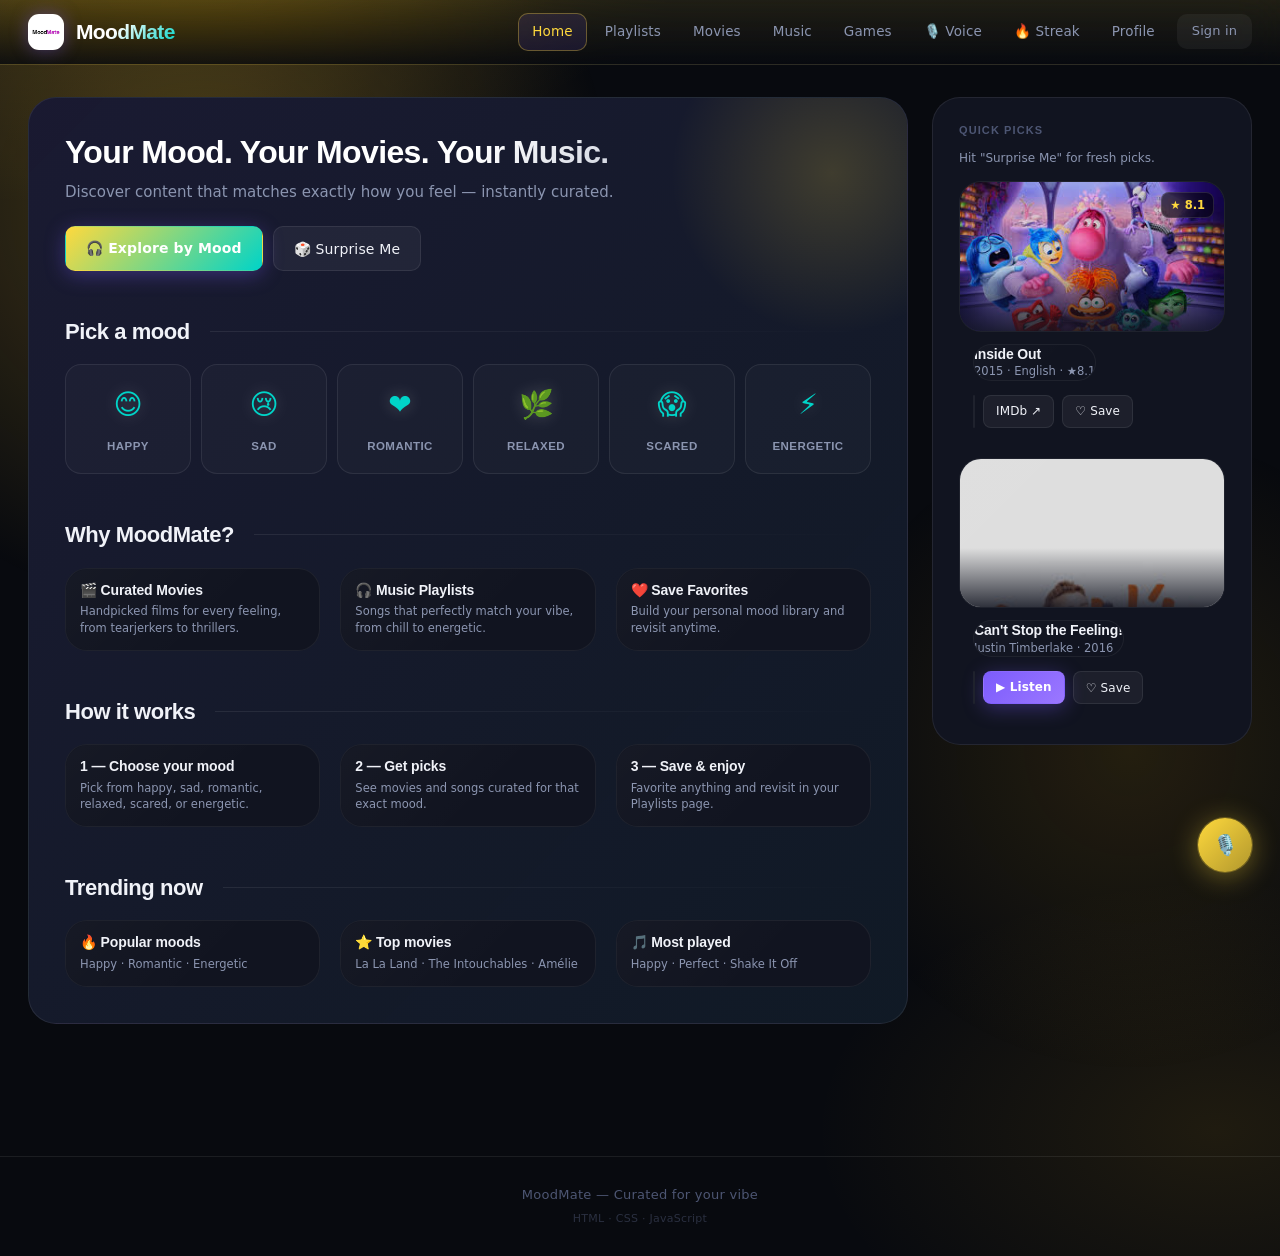
<file: index.html>
<!DOCTYPE html>
<html lang="en">
<head>
  <meta charset="UTF-8" />
  <meta name="viewport" content="width=device-width, initial-scale=1" />
  <title>MoodMate — Your Mood, Your World</title>
  <link rel="preconnect" href="https://api.fontshare.com">
  <link rel="stylesheet" href="styles.css" />
</head>
<body class="dark">
<nav class="nav">
  <div class="nav-inner">
    <a class="brand" href="index.html">
      <img src="image.png" alt="MoodMate" class="logo">
      <h1>MoodMate</h1>
    </a>
    <div class="nav-links">
      <a href="index.html" class="active">Home</a>
      <a href="playlists.html">Playlists</a>
      <a href="movies.html">Movies</a>
      <a href="music.html">Music</a>
      <a href="games.html">Games</a>
      <a href="voice-mood.html">🎙️ Voice</a>
      <a href="streak.html">🔥 Streak</a>
      <a href="profile.html">Profile</a>
    </div>
  </div>
</nav>

<div class="container">
  <!-- Hero + sidebar -->
  <div class="header">
    <!-- LEFT: main hero -->
    <div class="hero">
      <h2>Your Mood. Your Movies. Your Music.</h2>
      <p>Discover content that matches exactly how you feel — instantly curated.</p>
      <div class="toolbar">
        <a class="btn primary" href="playlists.html">🎧 Explore by Mood</a>
        <button id="surpriseBtn" class="btn">🎲 Surprise Me</button>
      </div>

      <div class="section">
        <h3>Pick a mood</h3>
        <div class="mood-cards" id="moodCards"></div>
      </div>

      <div class="section">
        <h3>Why MoodMate?</h3>
        <div class="grid">
          <div class="card"><div class="body"><div class="title">🎬 Curated Movies</div><div class="meta">Handpicked films for every feeling, from tearjerkers to thrillers.</div></div></div>
          <div class="card"><div class="body"><div class="title">🎧 Music Playlists</div><div class="meta">Songs that perfectly match your vibe, from chill to energetic.</div></div></div>
          <div class="card"><div class="body"><div class="title">❤️ Save Favorites</div><div class="meta">Build your personal mood library and revisit anytime.</div></div></div>
        </div>
      </div>

      <div class="section">
        <h3>How it works</h3>
        <div class="grid">
          <div class="card"><div class="body"><div class="title">1 — Choose your mood</div><div class="meta">Pick from happy, sad, romantic, relaxed, scared, or energetic.</div></div></div>
          <div class="card"><div class="body"><div class="title">2 — Get picks</div><div class="meta">See movies and songs curated for that exact mood.</div></div></div>
          <div class="card"><div class="body"><div class="title">3 — Save &amp; enjoy</div><div class="meta">Favorite anything and revisit in your Playlists page.</div></div></div>
        </div>
      </div>

      <div class="section" id="personalSection" style="display:none">
        <h3>Welcome back</h3>
        <div class="card"><div class="body">
          <div class="title" id="welcomeTitle">Welcome back!</div>
          <div class="actions">
            <a class="btn" href="playlists.html">View Favorites</a>
            <a class="btn" href="movies.html">Movies</a>
            <a class="btn" href="music.html">Music</a>
          </div>
        </div></div>
      </div>

      <div class="section">
        <h3>Trending now</h3>
        <div class="grid">
          <div class="card"><div class="body"><div class="title">🔥 Popular moods</div><div class="meta">Happy · Romantic · Energetic</div></div></div>
          <div class="card"><div class="body"><div class="title">⭐ Top movies</div><div class="meta">La La Land · The Intouchables · Amélie</div></div></div>
          <div class="card"><div class="body"><div class="title">🎵 Most played</div><div class="meta">Happy · Perfect · Shake It Off</div></div></div>
        </div>
      </div>
    </div>

    <!-- RIGHT: quick picks sidebar -->
    <div class="summary">
      <h3>Quick Picks</h3>
      <p class="meta" style="margin-bottom:14px;font-size:12px;">Hit "Surprise Me" for fresh picks.</p>
      <div id="quickMovie" style="margin-bottom:16px;"></div>
      <div id="quickMusic"></div>
    </div>
  </div>
</div>

<footer class="footer">
  <div>MoodMate &mdash; Curated for your vibe</div>
  <div style="margin-top:4px;font-size:11px;opacity:0.5">HTML · CSS · JavaScript</div>
</footer>

<script src="data.js"></script>
<script src="script.js"></script>
<script>
  document.addEventListener("DOMContentLoaded", () => {
    renderNavUser();
    mountFavoriteHandler(document.body);

    const surpriseBtn = document.getElementById("surpriseBtn");
    const quickMovie  = document.getElementById("quickMovie");
    const quickMusic  = document.getElementById("quickMusic");

    function randomMood() { const moods = Object.keys(moodData); return moods[Math.floor(Math.random() * moods.length)]; }
    function renderQuick(mood) {
      applyMoodTheme(mood);
      const data = moodData[mood] || { movies: [], music: [] };
      const m = randomPick(data.movies);
      const t = randomPick(data.music);
      quickMovie.innerHTML = m ? movieCard(m, mood) : `<div class="card"><div class="body"><div class="title">No movie for "${mood}"</div></div></div>`;
      quickMusic.innerHTML = t ? musicCard(t, mood) : `<div class="card"><div class="body"><div class="title">No song for "${mood}"</div></div></div>`;
    }
    surpriseBtn.addEventListener("click", () => renderQuick(randomMood()));
    renderQuick("happy");

    const moodCards = document.getElementById("moodCards");
    const moods = [
      { key:"happy",     emoji:"😊", label:"Happy"    },
      { key:"sad",       emoji:"😢", label:"Sad"      },
      { key:"romantic",  emoji:"❤️", label:"Romantic" },
      { key:"relaxed",   emoji:"🌿", label:"Relaxed"  },
      { key:"scared",    emoji:"😱", label:"Scared"   },
      { key:"energetic", emoji:"⚡", label:"Energetic"},
    ];
    moodCards.innerHTML = moods.map(m => `
      <a class="mood-btn" href="playlists.html?mood=${encodeURIComponent(m.key)}">
        <div class="mood-emoji">${m.emoji}</div>
        <div class="mood-label">${m.label}</div>
      </a>
    `).join("");

    const session = getSession();
    const ps = document.getElementById("personalSection");
    if (session) {
      ps.style.display = "block";
      document.getElementById("welcomeTitle").textContent = `Welcome back, ${session.username} 👋`;
    }
  });
</script>

<a class="mic-float" href="voice-mood.html" title="Voice Mood Detector">🎙️</a>
</body>
</html>
</file>
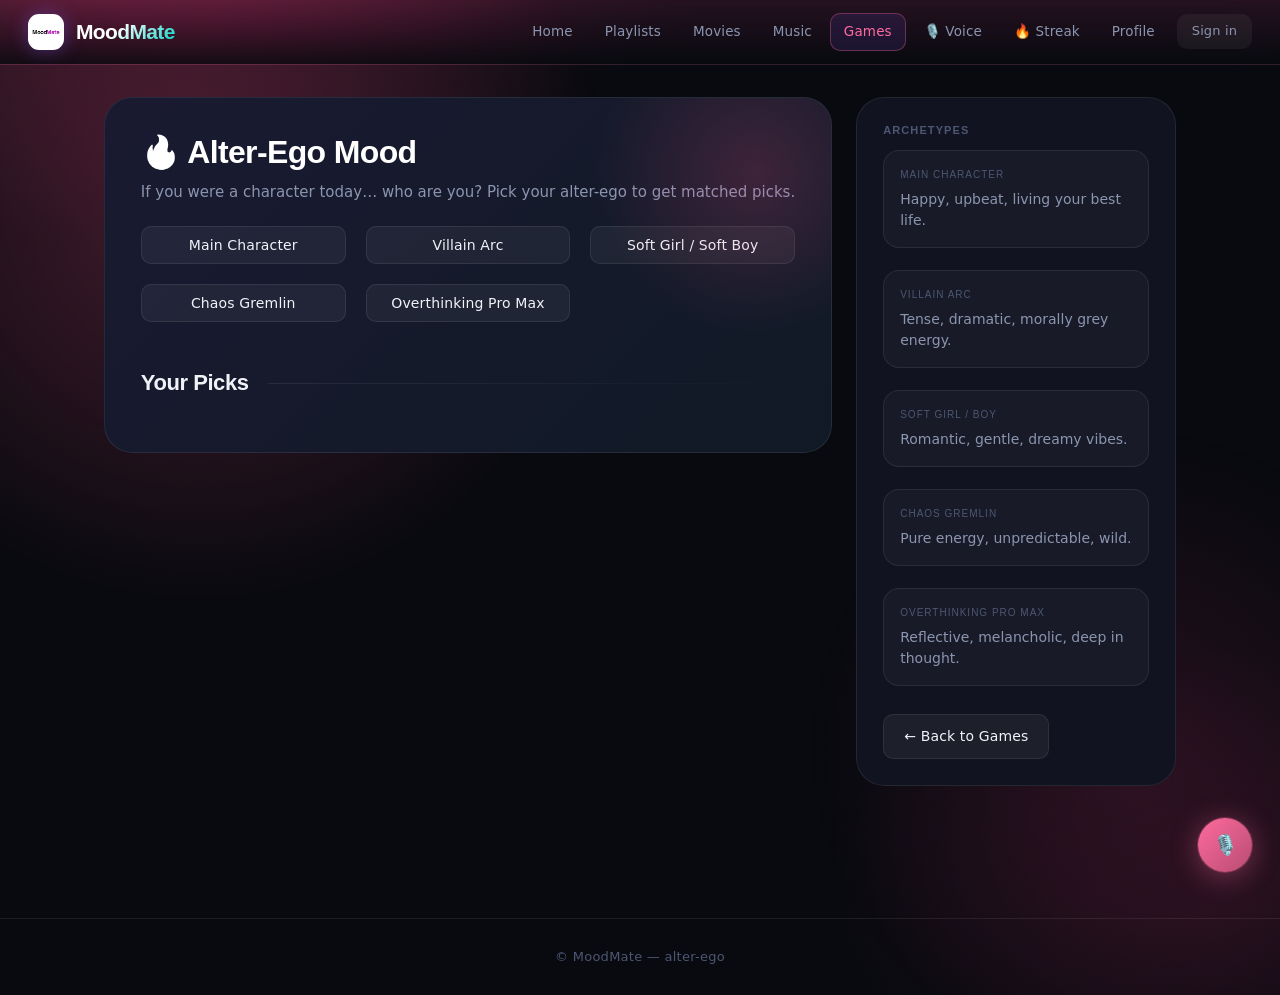
<file: alterego.html>
<!DOCTYPE html>
<html lang="en">
<head>
  <meta charset="UTF-8" />
  <meta name="viewport" content="width=device-width, initial-scale=1" />
  <title>Alter-Ego Mood — MoodMate</title>
  <link rel="preconnect" href="https://api.fontshare.com">
  <link rel="stylesheet" href="styles.css" />
</head>
<body class="dark">
<nav class="nav">
  <div class="nav-inner">
    <a class="brand" href="index.html">
      <img src="image.png" alt="MoodMate Logo" class="logo">
      <h1>MoodMate</h1>
    </a>
    <div class="nav-links">
      <a href="index.html">Home</a>
      <a href="playlists.html">Playlists</a>
      <a href="movies.html">Movies</a>
      <a href="music.html">Music</a>
      <a href="games.html" class="active">Games</a>
      <a href="voice-mood.html">🎙️ Voice</a>
      <a href="streak.html">🔥 Streak</a>
      <a href="profile.html">Profile</a>
    </div>
  </div>
</nav>

<div class="container">
  <div class="header">
    <!-- LEFT: game content -->
    <div class="hero">
      <h2>🔥 Alter-Ego Mood</h2>
      <p>If you were a character today… who are you? Pick your alter-ego to get matched picks.</p>
      <div class="grid" id="alterGrid"></div>
      <div class="section">
        <h3>Your Picks</h3>
        <div id="results" class="grid"></div>
      </div>
    </div>

    <!-- RIGHT: archetypes panel -->
    <div class="summary">
      <h3>Archetypes</h3>
      <div style="display:flex;flex-direction:column;gap:10px;margin-bottom:16px;">
        <div class="detail-info-card">
          <div class="detail-info-label">Main Character</div>
          <div class="detail-info-value">Happy, upbeat, living your best life.</div>
        </div>
        <div class="detail-info-card">
          <div class="detail-info-label">Villain Arc</div>
          <div class="detail-info-value">Tense, dramatic, morally grey energy.</div>
        </div>
        <div class="detail-info-card">
          <div class="detail-info-label">Soft Girl / Boy</div>
          <div class="detail-info-value">Romantic, gentle, dreamy vibes.</div>
        </div>
        <div class="detail-info-card">
          <div class="detail-info-label">Chaos Gremlin</div>
          <div class="detail-info-value">Pure energy, unpredictable, wild.</div>
        </div>
        <div class="detail-info-card">
          <div class="detail-info-label">Overthinking Pro Max</div>
          <div class="detail-info-value">Reflective, melancholic, deep in thought.</div>
        </div>
      </div>
      <a class="btn" href="games.html">← Back to Games</a>
    </div>
  </div>
</div>

<footer class="footer">© MoodMate — alter-ego</footer>

<script src="data.js"></script>
<script src="script.js"></script>
<script src="alterego.js"></script>

<a class="mic-float" href="voice-mood.html" title="Voice Mood Detector">🎙️</a>
</body>
</html>
</file>
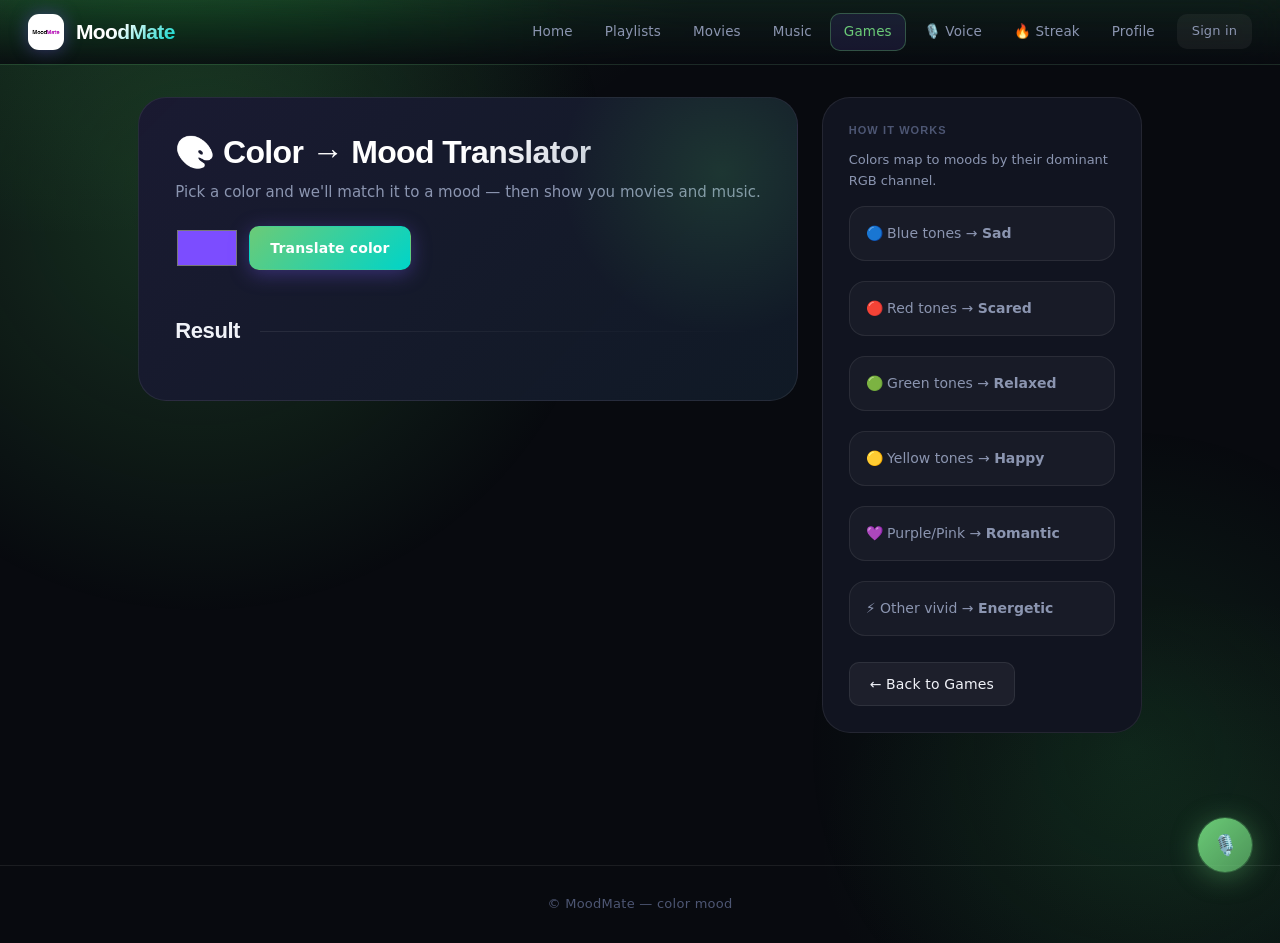
<file: color-mood.html>
<!DOCTYPE html>
<html lang="en">
<head>
  <meta charset="UTF-8" />
  <meta name="viewport" content="width=device-width, initial-scale=1" />
  <title>Color → Mood — MoodMate</title>
  <link rel="preconnect" href="https://api.fontshare.com">
  <link rel="stylesheet" href="styles.css" />
</head>
<body class="dark">
<nav class="nav">
  <div class="nav-inner">
    <a class="brand" href="index.html">
      <img src="image.png" alt="MoodMate Logo" class="logo">
      <h1>MoodMate</h1>
    </a>
    <div class="nav-links">
      <a href="index.html">Home</a>
      <a href="playlists.html">Playlists</a>
      <a href="movies.html">Movies</a>
      <a href="music.html">Music</a>
      <a href="games.html" class="active">Games</a>
      <a href="voice-mood.html">🎙️ Voice</a>
      <a href="streak.html">🔥 Streak</a>
      <a href="profile.html">Profile</a>
    </div>
  </div>
</nav>

<div class="container">
  <div class="header">
    <!-- LEFT: game content -->
    <div class="hero">
      <h2>🎨 Color → Mood Translator</h2>
      <p>Pick a color and we'll match it to a mood — then show you movies and music.</p>
      <div class="toolbar">
        <input type="color" id="colorPicker" value="#7c4dff" style="width:64px;height:44px;border:none;border-radius:10px;cursor:pointer;background:none;">
        <button id="translateBtn" class="btn primary">Translate color</button>
      </div>
      <div class="section">
        <h3>Result</h3>
        <div id="resultMood" class="meta" style="font-size:18px;font-weight:600;margin-bottom:20px;"></div>
        <div id="results" class="grid"></div>
      </div>
    </div>

    <!-- RIGHT: how it works -->
    <div class="summary">
      <h3>How it works</h3>
      <p style="color:var(--text-2);font-size:13px;margin-bottom:14px;">Colors map to moods by their dominant RGB channel.</p>
      <div style="display:flex;flex-direction:column;gap:8px;">
        <div class="detail-info-card"><div class="detail-info-value">🔵 Blue tones → <strong>Sad</strong></div></div>
        <div class="detail-info-card"><div class="detail-info-value">🔴 Red tones → <strong>Scared</strong></div></div>
        <div class="detail-info-card"><div class="detail-info-value">🟢 Green tones → <strong>Relaxed</strong></div></div>
        <div class="detail-info-card"><div class="detail-info-value">🟡 Yellow tones → <strong>Happy</strong></div></div>
        <div class="detail-info-card"><div class="detail-info-value">💜 Purple/Pink → <strong>Romantic</strong></div></div>
        <div class="detail-info-card"><div class="detail-info-value">⚡ Other vivid → <strong>Energetic</strong></div></div>
      </div>
      <div style="margin-top:14px;">
        <a class="btn" href="games.html">← Back to Games</a>
      </div>
    </div>
  </div>
</div>

<footer class="footer">© MoodMate — color mood</footer>

<script src="data.js"></script>
<script src="script.js"></script>
<script src="color-mood.js"></script>

<a class="mic-float" href="voice-mood.html" title="Voice Mood Detector">🎙️</a>
</body>
</html>
</file>
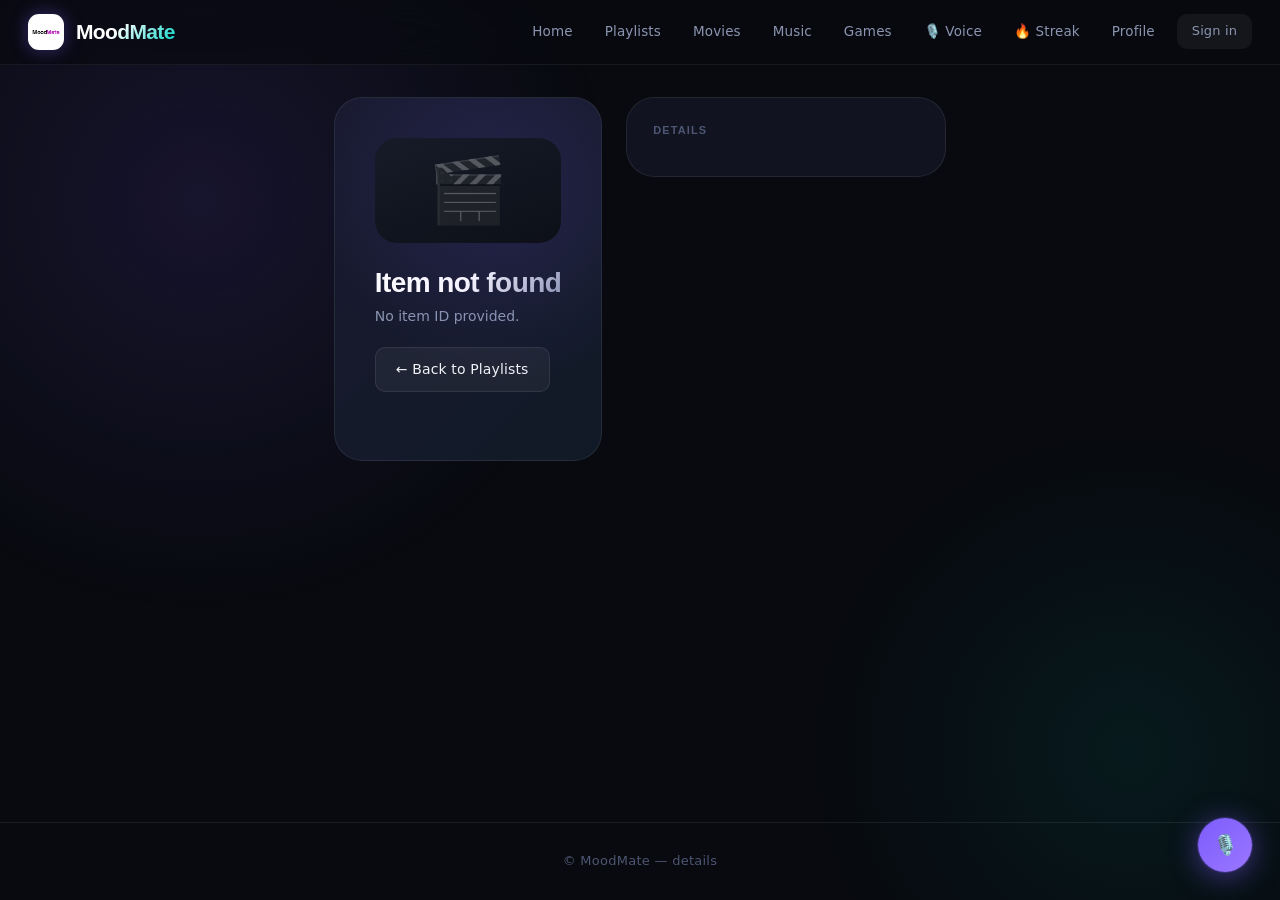
<file: details.html>
<!DOCTYPE html>
<html lang="en">
<head>
  <meta charset="UTF-8" />
  <meta name="viewport" content="width=device-width, initial-scale=1" />
  <title>MoodMate — Details</title>
  <link rel="preconnect" href="https://api.fontshare.com">
  <link rel="stylesheet" href="styles.css" />
</head>
<body class="dark">
<nav class="nav">
  <div class="nav-inner">
    <a class="brand" href="index.html">
      <img src="image.png" alt="MoodMate Logo" class="logo">
      <h1>MoodMate</h1>
    </a>
    <div class="nav-links">
      <a href="index.html">Home</a>
      <a href="playlists.html">Playlists</a>
      <a href="movies.html">Movies</a>
      <a href="music.html">Music</a>
      <a href="games.html">Games</a>
      <a href="voice-mood.html">🎙️ Voice</a>
      <a href="streak.html">🔥 Streak</a>
      <a href="profile.html">Profile</a>
    </div>
  </div>
</nav>

<div class="container">
  <!-- Main layout: content left, detail panel right -->
  <div class="header" id="detailLayout">
    <!-- LEFT: poster + actions + extras -->
    <div class="detail-hero" id="detailHero">
      <div class="detail-poster" id="detailPoster">
        <div class="detail-poster-placeholder">🎬</div>
      </div>
      <h1 class="detail-title" id="detailTitle">Loading…</h1>
      <p class="detail-meta" id="detailSubtitle"></p>
      <div class="detail-actions" id="detailActions"></div>
    </div>

    <!-- RIGHT: info panel -->
    <div class="summary" id="detailPanel">
      <h3>Details</h3>
      <div id="detailInfoCards"></div>
    </div>
  </div>

  <!-- Extras section below -->
  <section class="section" id="extraSection" style="display:none">
    <h3 id="extraTitle">More like this</h3>
    <div id="extras" class="grid"></div>
  </section>
</div>

<footer class="footer">© MoodMate — details</footer>

<script src="data.js"></script>
<script src="script.js"></script>
<script>
document.addEventListener("DOMContentLoaded", () => {
  renderNavUser();
  mountFavoriteHandler(document.body);

  const params = new URLSearchParams(window.location.search);
  const id     = params.get("id");

  const detailTitle    = document.getElementById("detailTitle");
  const detailSubtitle = document.getElementById("detailSubtitle");
  const detailActions  = document.getElementById("detailActions");
  const detailPoster   = document.getElementById("detailPoster");
  const detailInfoCards= document.getElementById("detailInfoCards");
  const extras         = document.getElementById("extras");
  const extraSection   = document.getElementById("extraSection");
  const extraTitle     = document.getElementById("extraTitle");

  function infoCard(label, value) {
    return `
      <div class="detail-info-card">
        <div class="detail-info-label">${label}</div>
        <div class="detail-info-value">${value}</div>
      </div>
    `;
  }

  function notFound(msg) {
    detailTitle.textContent = "Item not found";
    detailSubtitle.textContent = msg || "The link may be invalid or the item was removed.";
    detailActions.innerHTML = `<a class="btn" href="playlists.html">← Back to Playlists</a>`;
    if (extraSection) extraSection.style.display = "none";
  }

  if (!id) { notFound("No item ID provided."); return; }

  const found = findItemById(id);
  if (!found) { notFound(); return; }

  const { type, mood, data } = found;
  applyMoodTheme(mood);

  if (type === "movie") {
    document.title = `${data.title} — MoodMate`;
    detailTitle.textContent = data.title;
    detailSubtitle.textContent = [
      data.year,
      data.lang,
      data.rating ? `★ ${data.rating}` : null,
      mood ? `Mood: ${mood}` : null
    ].filter(Boolean).join(" · ");

    // Poster (16:9)
    detailPoster.innerHTML = data.poster
      ? `<img src="${data.poster}" alt="${data.title}" style="width:100%;height:100%;object-fit:cover;border-radius:var(--radius-lg);">`
      : `<span class="detail-poster-placeholder">🎬</span>`;

    const fav = isFavorite({ type: "movie", title: data.title, year: data.year });
    detailActions.innerHTML = `
      ${data.imdb ? `<a class="btn primary" href="${data.imdb}" target="_blank" rel="noopener">View on IMDb ↗</a>` : ""}
      <button class="btn ${fav ? "success" : ""}" data-role="fav" data-type="movie" data-title="${data.title}" data-year="${data.year || ""}">${fav ? "♥ Saved" : "♡ Save"}</button>
      <a class="btn" href="movies.html?mood=${encodeURIComponent(mood)}">More ${mood} movies</a>
    `;

    // Right panel info cards — movie details
    detailInfoCards.innerHTML = `
  ${infoCard("Synopsis", data.synopsis || "No description provided yet.")}
  ${infoCard("OTT Availability", data.ott || "Not specified.")}
  ${infoCard("Genres & Runtime", `${data.genres || "—"} · ${data.runtime || "—"}`)}
  ${infoCard("Language", data.lang || "—")}
  ${infoCard("Year", data.year || "—")}
  ${infoCard("IMDb Rating", data.rating ? `★ ${data.rating} / 10` : "—")}
  ${infoCard("Mood", `<span style="text-transform:capitalize;font-weight:600">${mood}</span>`)}
  <a class="btn" style="width:100%;margin-top:8px;" href="playlists.html?mood=${encodeURIComponent(mood)}&type=movies">Explore ${mood} playlist ↗</a>
`;

    const moreMovies = (moodData[mood]?.movies || []).filter(m => m.title !== data.title).slice(0, 6);
    if (moreMovies.length) {
      extraSection.style.display = "block";
      extraTitle.textContent = `More ${mood} movies`;
      extras.innerHTML = moreMovies.map(m => movieCard(m, mood)).join("");
    }

  } else {
    // Music
    document.title = `${data.title} — MoodMate`;
    detailTitle.textContent = data.title;
    detailSubtitle.textContent = [
      data.artist,
      data.year,
      mood ? `Mood: ${mood}` : null
    ].filter(Boolean).join(" · ");

    // Cover (16:9)
    detailPoster.innerHTML = data.cover
      ? `<img src="${data.cover}" alt="${data.title}" style="width:100%;height:100%;object-fit:cover;border-radius:var(--radius-lg);">`
      : `<span class="detail-poster-placeholder">🎵</span>`;

    const fav = isFavorite({ type: "music", title: data.title, artist: data.artist || "", year: data.year });
    detailActions.innerHTML = `
      ${data.link ? `<a class="btn primary" href="${data.link}" target="_blank" rel="noopener">▶ Listen on Spotify</a>` : ""}
      <button class="btn ${fav ? "success" : ""}" data-role="fav" data-type="music" data-title="${data.title}" data-artist="${data.artist || ""}" data-year="${data.year || ""}">${fav ? "♥ Saved" : "♡ Save"}</button>
      <a class="btn" href="music.html?mood=${encodeURIComponent(mood)}">More ${mood} music</a>
    `;

    // Right panel info cards — music details
    detailInfoCards.innerHTML = `
      ${infoCard("Artist", data.artist || "Unknown artist")}
      ${infoCard("Album / Release", data.album || "Not specified.")}
      ${infoCard("Lyrics Excerpt", data.lyrics || "No lyrics provided yet.")}
      ${infoCard("Year & Genre", data.genre || (data.year ? `${data.year} · —` : "— · —"))}
      ${infoCard("Mood", `<span style="text-transform:capitalize;font-weight:600">${mood}</span>`)}
      <a class="btn" style="width:100%;margin-top:8px;" href="playlists.html?mood=${encodeURIComponent(mood)}&type=music">Explore ${mood} playlist ↗</a>
    `;

    const moreTracks = (moodData[mood]?.music || []).filter(t => t.title !== data.title).slice(0, 6);
    if (moreTracks.length) {
      extraSection.style.display = "block";
      extraTitle.textContent = `More ${mood} music`;
      extras.innerHTML = moreTracks.map(t => musicCard(t, mood)).join("");
    }
  }
});
</script>

<a class="mic-float" href="voice-mood.html" title="Voice Mood Detector">🎙️</a>
</body>
</html>
</file>
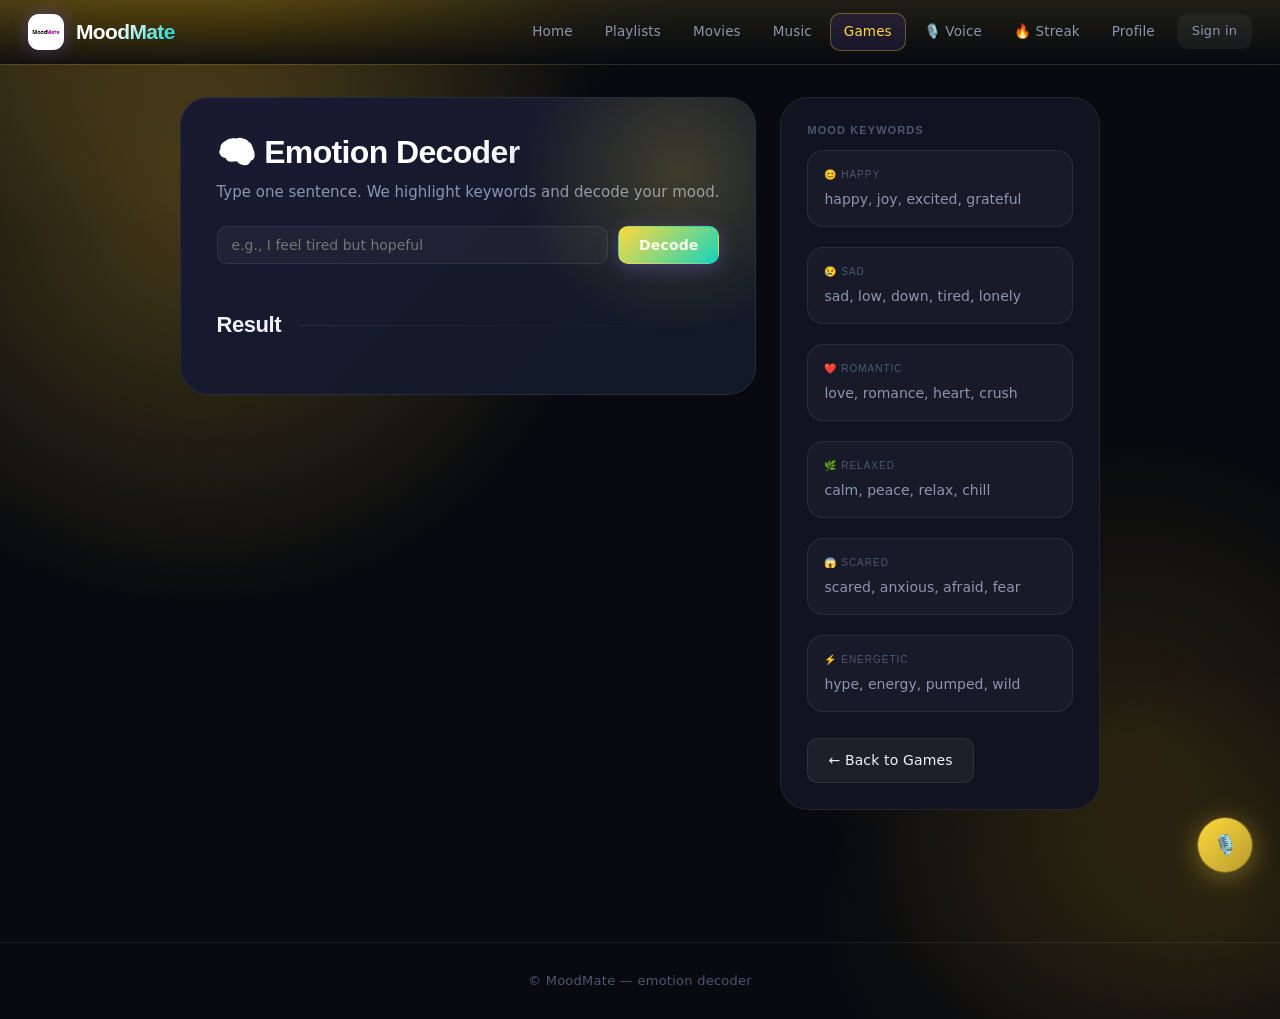
<file: emotion-decoder.html>
<!DOCTYPE html>
<html lang="en">
<head>
  <meta charset="UTF-8" />
  <meta name="viewport" content="width=device-width, initial-scale=1" />
  <title>Emotion Decoder — MoodMate</title>
  <link rel="preconnect" href="https://api.fontshare.com">
  <link rel="stylesheet" href="styles.css" />
</head>
<body class="dark">
<nav class="nav">
  <div class="nav-inner">
    <a class="brand" href="index.html">
      <img src="image.png" alt="MoodMate Logo" class="logo">
      <h1>MoodMate</h1>
    </a>
    <div class="nav-links">
      <a href="index.html">Home</a>
      <a href="playlists.html">Playlists</a>
      <a href="movies.html">Movies</a>
      <a href="music.html">Music</a>
      <a href="games.html" class="active">Games</a>
      <a href="voice-mood.html">🎙️ Voice</a>
      <a href="streak.html">🔥 Streak</a>
      <a href="profile.html">Profile</a>
    </div>
  </div>
</nav>

<div class="container">
  <div class="header">
    <!-- LEFT: game content -->
    <div class="hero">
      <h2>🧠 Emotion Decoder</h2>
      <p>Type one sentence. We highlight keywords and decode your mood.</p>
      <div class="toolbar">
        <input id="sentence" class="input" placeholder="e.g., I feel tired but hopeful" style="flex:1;" />
        <button id="decodeBtn" class="btn primary">Decode</button>
      </div>
      <div class="section">
        <h3>Result</h3>
        <div id="decodedMood" class="meta" style="font-size:18px;font-weight:600;margin-bottom:20px;"></div>
        <div id="results" class="grid"></div>
      </div>
    </div>

    <!-- RIGHT: keywords panel -->
    <div class="summary">
      <h3>Mood Keywords</h3>
      <div style="display:flex;flex-direction:column;gap:8px;">
        <div class="detail-info-card">
          <div class="detail-info-label">😊 Happy</div>
          <div class="detail-info-value">happy, joy, excited, grateful</div>
        </div>
        <div class="detail-info-card">
          <div class="detail-info-label">😢 Sad</div>
          <div class="detail-info-value">sad, low, down, tired, lonely</div>
        </div>
        <div class="detail-info-card">
          <div class="detail-info-label">❤️ Romantic</div>
          <div class="detail-info-value">love, romance, heart, crush</div>
        </div>
        <div class="detail-info-card">
          <div class="detail-info-label">🌿 Relaxed</div>
          <div class="detail-info-value">calm, peace, relax, chill</div>
        </div>
        <div class="detail-info-card">
          <div class="detail-info-label">😱 Scared</div>
          <div class="detail-info-value">scared, anxious, afraid, fear</div>
        </div>
        <div class="detail-info-card">
          <div class="detail-info-label">⚡ Energetic</div>
          <div class="detail-info-value">hype, energy, pumped, wild</div>
        </div>
      </div>
      <div style="margin-top:14px;">
        <a class="btn" href="games.html">← Back to Games</a>
      </div>
    </div>
  </div>
</div>

<footer class="footer">© MoodMate — emotion decoder</footer>

<script src="data.js"></script>
<script src="script.js"></script>
<script src="emotion-decoder.js"></script>

<a class="mic-float" href="voice-mood.html" title="Voice Mood Detector">🎙️</a>
</body>
</html>
</file>
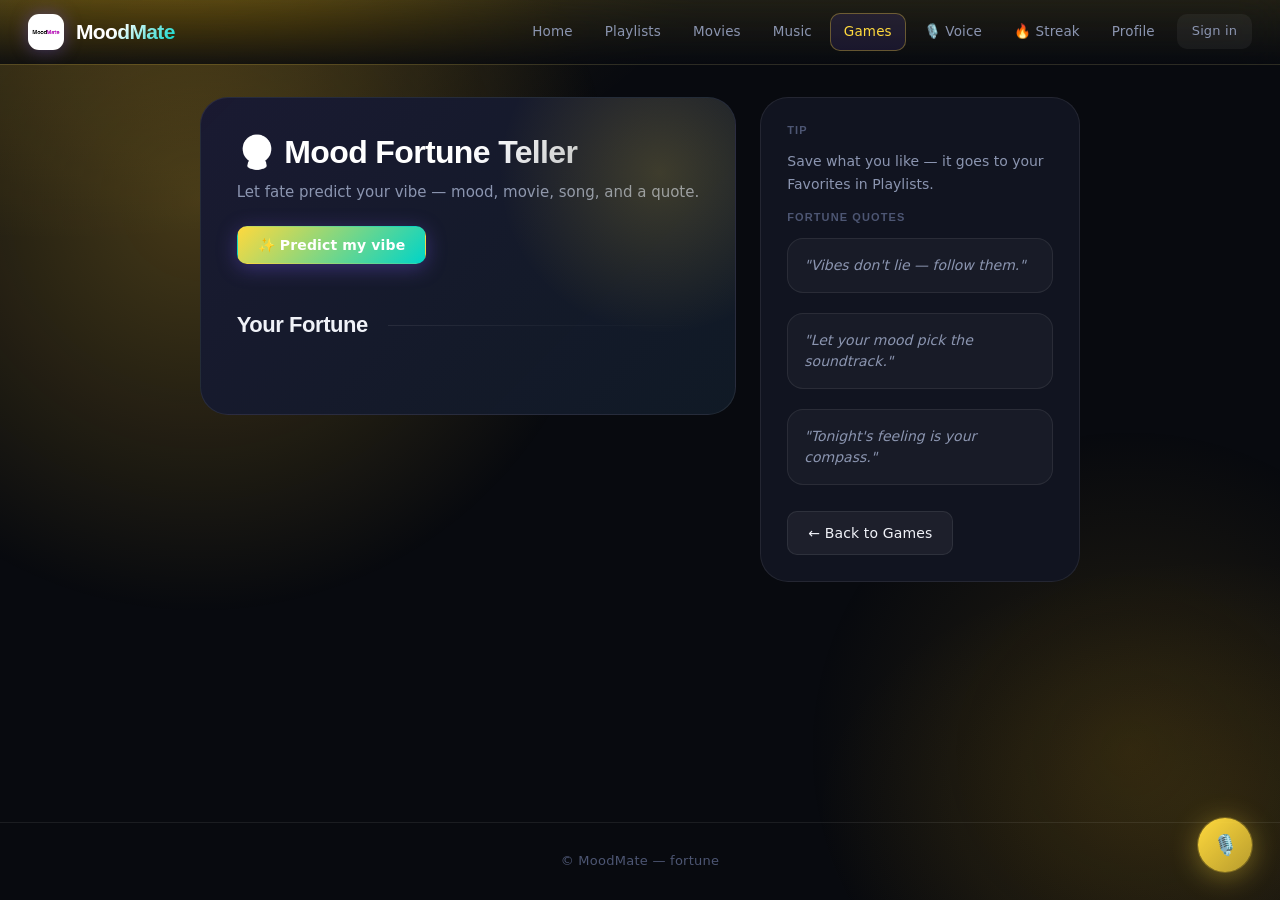
<file: fortune.html>
<!DOCTYPE html>
<html lang="en">
<head>
  <meta charset="UTF-8" />
  <meta name="viewport" content="width=device-width, initial-scale=1" />
  <title>Mood Fortune — MoodMate</title>
  <link rel="preconnect" href="https://api.fontshare.com">
  <link rel="stylesheet" href="styles.css" />
</head>
<body class="dark">
<nav class="nav">
  <div class="nav-inner">
    <a class="brand" href="index.html">
      <img src="image.png" alt="MoodMate Logo" class="logo">
      <h1>MoodMate</h1>
    </a>
    <div class="nav-links">
      <a href="index.html">Home</a>
      <a href="playlists.html">Playlists</a>
      <a href="movies.html">Movies</a>
      <a href="music.html">Music</a>
      <a href="games.html" class="active">Games</a>
      <a href="voice-mood.html">🎙️ Voice</a>
      <a href="streak.html">🔥 Streak</a>
      <a href="profile.html">Profile</a>
    </div>
  </div>
</nav>

<div class="container">
  <div class="header">
    <!-- LEFT: game content -->
    <div class="hero">
      <h2>🔮 Mood Fortune Teller</h2>
      <p>Let fate predict your vibe — mood, movie, song, and a quote.</p>
      <div class="toolbar">
        <button id="predictBtn" class="btn primary">✨ Predict my vibe</button>
      </div>
      <div class="section">
        <h3>Your Fortune</h3>
        <div id="fortuneMood" class="meta" style="font-size:18px;font-weight:600;margin-bottom:20px;"></div>
        <div id="fortuneResults" class="grid"></div>
        <div id="fortuneQuote" class="meta" style="margin-top:20px;font-style:italic;opacity:0.7;font-size:15px;text-align:center;"></div>
      </div>
    </div>

    <!-- RIGHT: tips panel -->
    <div class="summary">
      <h3>Tip</h3>
      <p style="color:var(--text-2);font-size:14px;margin-bottom:16px;">Save what you like — it goes to your Favorites in Playlists.</p>
      <h3>Fortune Quotes</h3>
      <div style="display:flex;flex-direction:column;gap:8px;">
        <div class="detail-info-card"><div class="detail-info-value" style="font-style:italic;">"Vibes don't lie — follow them."</div></div>
        <div class="detail-info-card"><div class="detail-info-value" style="font-style:italic;">"Let your mood pick the soundtrack."</div></div>
        <div class="detail-info-card"><div class="detail-info-value" style="font-style:italic;">"Tonight's feeling is your compass."</div></div>
      </div>
      <div style="margin-top:14px;">
        <a class="btn" href="games.html">← Back to Games</a>
      </div>
    </div>
  </div>
</div>

<footer class="footer">© MoodMate — fortune</footer>

<script src="data.js"></script>
<script src="script.js"></script>
<script src="fortune.js"></script>

<a class="mic-float" href="voice-mood.html" title="Voice Mood Detector">🎙️</a>
</body>
</html>
</file>
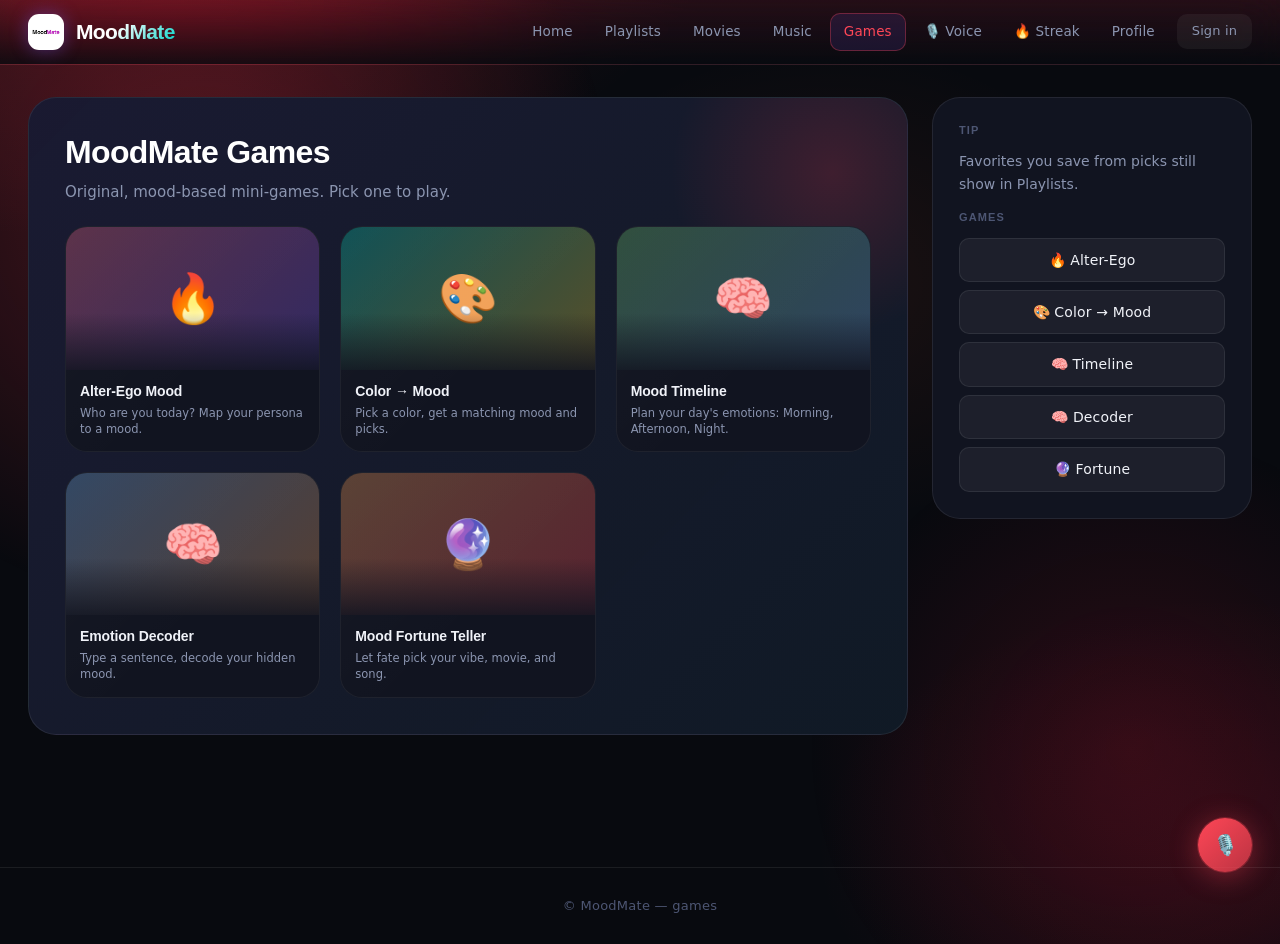
<file: games.html>
<!DOCTYPE html>
<html lang="en">
<head>
  <meta charset="UTF-8" />
  <meta name="viewport" content="width=device-width, initial-scale=1" />
  <title>MoodMate — Games</title>
  <link rel="preconnect" href="https://api.fontshare.com">
  <link rel="stylesheet" href="styles.css" />
</head>
<body class="dark">
<nav class="nav">
  <div class="nav-inner">
    <a class="brand" href="index.html">
      <img src="image.png" alt="MoodMate Logo" class="logo">
      <h1>MoodMate</h1>
    </a>
    <div class="nav-links">
      <a href="index.html">Home</a>
      <a href="playlists.html">Playlists</a>
      <a href="movies.html">Movies</a>
      <a href="music.html">Music</a>
      <a href="games.html" class="active">Games</a>
      <a href="voice-mood.html">🎙️ Voice</a>
      <a href="streak.html">🔥 Streak</a>
      <a href="profile.html">Profile</a>
    </div>
  </div>
</nav>

<div class="container">
  <div class="header">
    <!-- LEFT: game cards -->
    <div class="hero">
      <h2>MoodMate Games</h2>
      <p>Original, mood-based mini-games. Pick one to play.</p>
      <div class="grid">
        <a class="card" href="alterego.html">
          <div class="thumb" style="aspect-ratio:16/9;background:linear-gradient(135deg,rgba(255,107,157,0.3),rgba(124,92,252,0.3));display:grid;place-items:center;font-size:48px;">🔥</div>
          <div class="body">
            <div class="title">Alter-Ego Mood</div>
            <div class="meta">Who are you today? Map your persona to a mood.</div>
          </div>
        </a>
        <a class="card" href="color-mood.html">
          <div class="thumb" style="aspect-ratio:16/9;background:linear-gradient(135deg,rgba(0,212,200,0.3),rgba(255,217,61,0.3));display:grid;place-items:center;font-size:48px;">🎨</div>
          <div class="body">
            <div class="title">Color → Mood</div>
            <div class="meta">Pick a color, get a matching mood and picks.</div>
          </div>
        </a>
        <a class="card" href="timeline.html">
          <div class="thumb" style="aspect-ratio:16/9;background:linear-gradient(135deg,rgba(107,203,119,0.3),rgba(116,179,247,0.3));display:grid;place-items:center;font-size:48px;">🧠</div>
          <div class="body">
            <div class="title">Mood Timeline</div>
            <div class="meta">Plan your day's emotions: Morning, Afternoon, Night.</div>
          </div>
        </a>
        <a class="card" href="emotion-decoder.html">
          <div class="thumb" style="aspect-ratio:16/9;background:linear-gradient(135deg,rgba(116,179,247,0.3),rgba(248,160,90,0.3));display:grid;place-items:center;font-size:48px;">🧠</div>
          <div class="body">
            <div class="title">Emotion Decoder</div>
            <div class="meta">Type a sentence, decode your hidden mood.</div>
          </div>
        </a>
        <a class="card" href="fortune.html">
          <div class="thumb" style="aspect-ratio:16/9;background:linear-gradient(135deg,rgba(248,160,90,0.3),rgba(255,71,87,0.3));display:grid;place-items:center;font-size:48px;">🔮</div>
          <div class="body">
            <div class="title">Mood Fortune Teller</div>
            <div class="meta">Let fate pick your vibe, movie, and song.</div>
          </div>
        </a>
      </div>
    </div>

    <!-- RIGHT: tips -->
    <div class="summary">
      <h3>Tip</h3>
      <p style="color:var(--text-2);font-size:14px;margin-bottom:16px;">Favorites you save from picks still show in Playlists.</p>
      <h3>Games</h3>
      <div style="display:flex;flex-direction:column;gap:8px;margin-top:8px;">
        <a class="btn" href="alterego.html">🔥 Alter-Ego</a>
        <a class="btn" href="color-mood.html">🎨 Color → Mood</a>
        <a class="btn" href="timeline.html">🧠 Timeline</a>
        <a class="btn" href="emotion-decoder.html">🧠 Decoder</a>
        <a class="btn" href="fortune.html">🔮 Fortune</a>
      </div>
    </div>
  </div>
</div>

<footer class="footer">© MoodMate — games</footer>

<script src="script.js"></script>
<script>
  document.addEventListener("DOMContentLoaded", () => {
    applyMoodTheme("energetic");
    renderNavUser();
    mountFavoriteHandler(document.body);
  });
</script>

<a class="mic-float" href="voice-mood.html" title="Voice Mood Detector">🎙️</a>
</body>
</html>
</file>
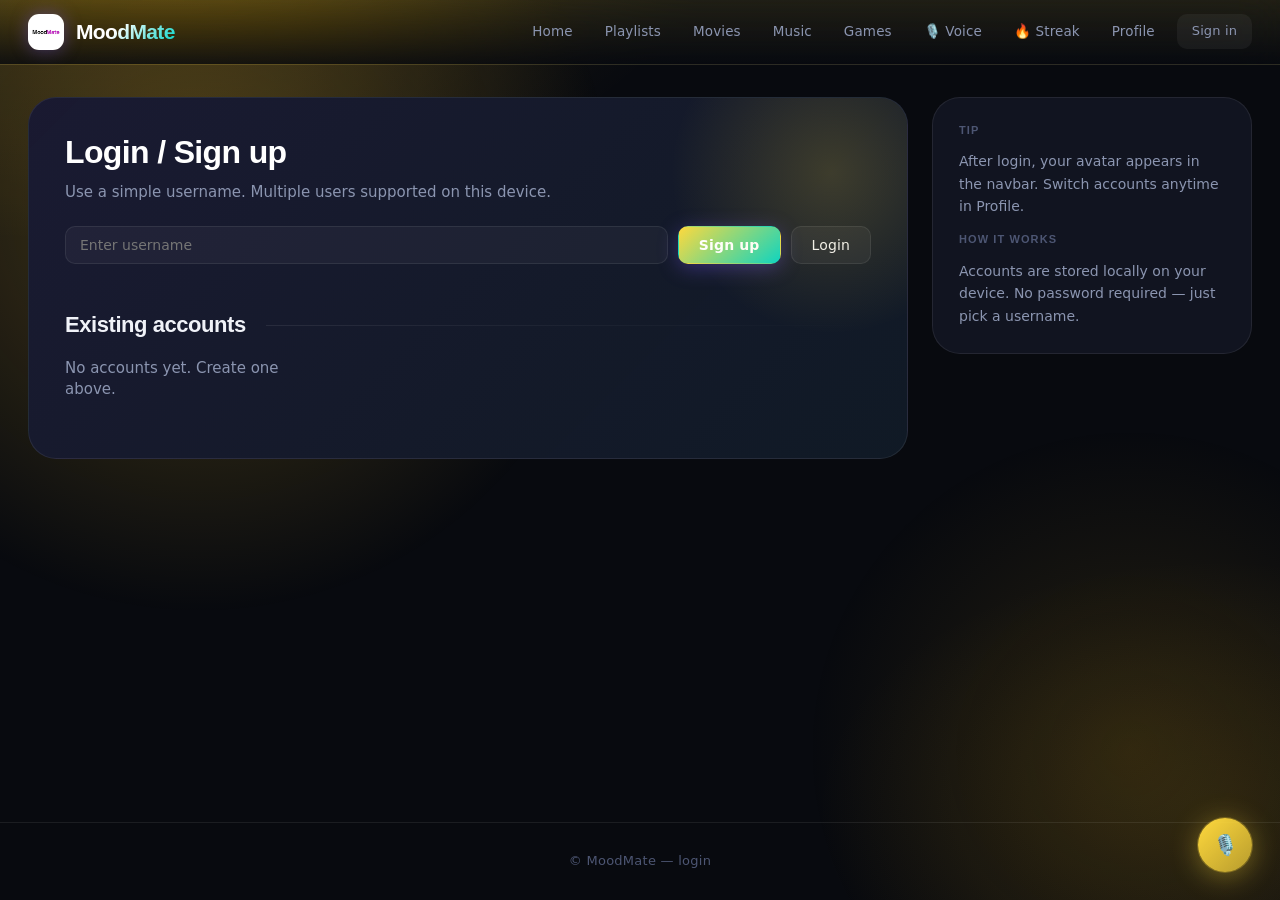
<file: login.html>
<!DOCTYPE html>
<html lang="en">
<head>
  <meta charset="UTF-8" />
  <meta name="viewport" content="width=device-width, initial-scale=1" />
  <title>MoodMate — Login</title>
  <link rel="preconnect" href="https://api.fontshare.com">
  <link rel="stylesheet" href="styles.css" />
</head>
<body class="dark">
<nav class="nav">
  <div class="nav-inner">
    <a class="brand" href="index.html">
      <img src="image.png" alt="MoodMate Logo" class="logo">
      <h1>MoodMate</h1>
    </a>
    <div class="nav-links">
      <a href="index.html">Home</a>
      <a href="playlists.html">Playlists</a>
      <a href="movies.html">Movies</a>
      <a href="music.html">Music</a>
      <a href="games.html">Games</a>
      <a href="voice-mood.html">🎙️ Voice</a>
      <a href="streak.html">🔥 Streak</a>
      <a href="profile.html">Profile</a>
    </div>
  </div>
</nav>

<div class="container">
  <div class="header">
    <!-- LEFT: login form -->
    <div class="hero">
      <h2>Login / Sign up</h2>
      <p>Use a simple username. Multiple users supported on this device.</p>
      <div class="toolbar">
        <input id="usernameInput" class="input" placeholder="Enter username" style="flex:1;" />
        <button id="signupBtn" class="btn primary">Sign up</button>
        <button id="loginBtn" class="btn">Login</button>
      </div>
      <div class="section">
        <h3>Existing accounts</h3>
        <div id="userList" class="grid"></div>
      </div>
    </div>

    <!-- RIGHT: tip panel -->
    <div class="summary">
      <h3>Tip</h3>
      <p style="color:var(--text-2);font-size:14px;margin-bottom:16px;">After login, your avatar appears in the navbar. Switch accounts anytime in Profile.</p>
      <h3>How it works</h3>
      <p style="color:var(--text-2);font-size:14px;">Accounts are stored locally on your device. No password required — just pick a username.</p>
    </div>
  </div>
</div>

<footer class="footer">© MoodMate — login</footer>

<script src="script.js"></script>
<script>
  document.addEventListener("DOMContentLoaded", () => {
    applyMoodTheme("happy");
    renderNavUser();

    const usernameInput = document.getElementById("usernameInput");
    const signupBtn     = document.getElementById("signupBtn");
    const loginBtn      = document.getElementById("loginBtn");
    const userList      = document.getElementById("userList");

    function renderUsers() {
      const users = getUsers();
      userList.innerHTML = users.length
        ? users.map(u => `
            <div class="card"><div class="body">
              <div class="title"><span class="avatar">${u.avatar}</span> ${u.username}</div>
              <div class="actions">
                <button class="btn primary" data-username="${u.username}">Login as ${u.username}</button>
              </div>
            </div></div>
          `).join("")
        : `<p class="meta">No accounts yet. Create one above.</p>`;
      userList.querySelectorAll("button[data-username]").forEach(btn => {
        btn.addEventListener("click", () => {
          setSession({ username: btn.dataset.username, avatar: btn.dataset.username.slice(0,1).toUpperCase() });
          location.href = "index.html";
        });
      });
    }

    signupBtn.addEventListener("click", () => {
      const name = (usernameInput.value || "").trim();
      if (!name) { alert("Enter a username"); return; }
      const res = addUser(name);
      if (!res.ok) { alert(res.error); return; }
      setSession(res.user);
      location.href = "index.html";
    });

    loginBtn.addEventListener("click", () => {
      const name = (usernameInput.value || "").trim();
      if (!name) { alert("Enter a username"); return; }
      const users = getUsers();
      const user = users.find(u => u.username.toLowerCase() === name.toLowerCase());
      if (!user) { alert("User not found. Sign up first."); return; }
      setSession(user);
      location.href = "index.html";
    });

    renderUsers();
  });
</script>

<a class="mic-float" href="voice-mood.html" title="Voice Mood Detector">🎙️</a>
</body>
</html>
</file>
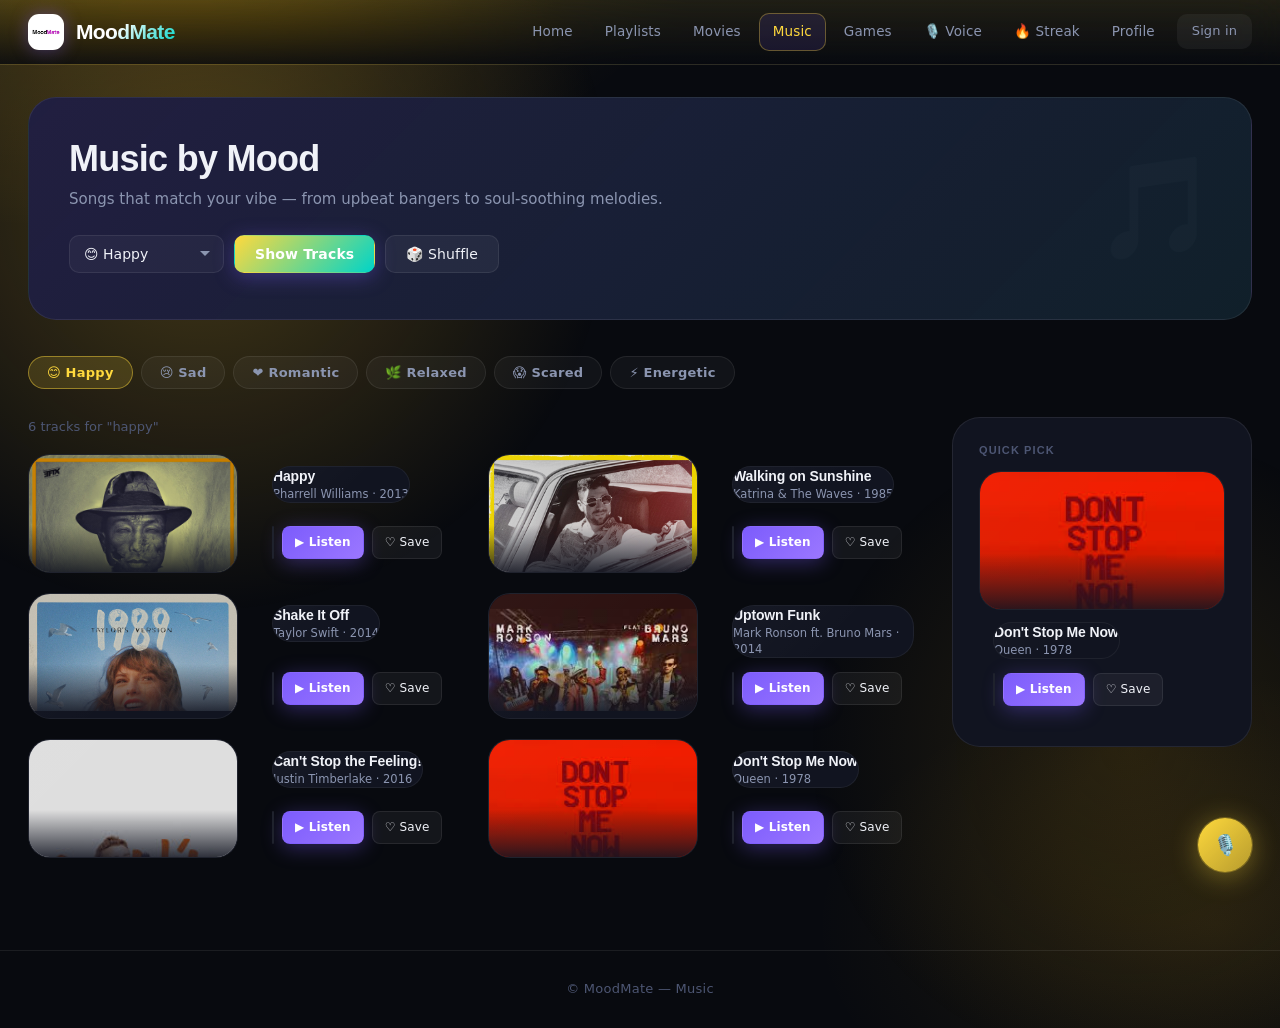
<file: music.html>
<!DOCTYPE html>
<html lang="en">
<head>
  <meta charset="UTF-8" />
  <meta name="viewport" content="width=device-width, initial-scale=1" />
  <title>MoodMate — Music</title>
  <link rel="preconnect" href="https://api.fontshare.com">
  <link rel="stylesheet" href="styles.css" />
</head>
<body class="dark">
<nav class="nav">
  <div class="nav-inner">
    <a class="brand" href="index.html">
      <img src="image.png" alt="MoodMate" class="logo">
      <h1>MoodMate</h1>
    </a>
    <div class="nav-links">
      <a href="index.html">Home</a>
      <a href="playlists.html">Playlists</a>
      <a href="movies.html">Movies</a>
      <a href="music.html" class="active">Music</a>
      <a href="games.html">Games</a>
      <a href="voice-mood.html">🎙️ Voice</a>
      <a href="streak.html">🔥 Streak</a>
      <a href="profile.html">Profile</a>
    </div>
  </div>
</nav>

<div class="container">
  <div class="page-hero-banner music">
    <h2>Music by Mood</h2>
    <p>Songs that match your vibe — from upbeat bangers to soul-soothing melodies.</p>
    <div class="toolbar">
      <select id="moodSelect" class="select">
        <option value="happy">😊 Happy</option>
        <option value="sad">😢 Sad</option>
        <option value="romantic">❤️ Romantic</option>
        <option value="relaxed">🌿 Relaxed</option>
        <option value="scared">😱 Scared</option>
        <option value="energetic">⚡ Energetic</option>
      </select>
      <button id="showBtn" class="btn primary">Show Tracks</button>
      <button id="randomBtn" class="btn">🎲 Shuffle</button>
    </div>
  </div>

  <div class="mood-filter-pills" id="moodPills">
    <button class="mood-pill active" data-mood="happy">😊 Happy</button>
    <button class="mood-pill" data-mood="sad">😢 Sad</button>
    <button class="mood-pill" data-mood="romantic">❤️ Romantic</button>
    <button class="mood-pill" data-mood="relaxed">🌿 Relaxed</button>
    <button class="mood-pill" data-mood="scared">😱 Scared</button>
    <button class="mood-pill" data-mood="energetic">⚡ Energetic</button>
  </div>

  <!-- Main content + sidebar -->
  <div style="display:grid;grid-template-columns:1fr 300px;gap:24px;align-items:start">
    <div>
      <div class="count-label" id="countLabel"></div>
      <div id="musicGrid" class="grid"></div>
    </div>
    <div style="position:sticky;top:80px;">
      <div class="summary">
        <h3>Quick Pick</h3>
        <div id="quickMusic"></div>
      </div>
    </div>
  </div>
</div>

<footer class="footer">© MoodMate — Music</footer>

<script src="data.js"></script>
<script src="script.js"></script>
<script>
document.addEventListener("DOMContentLoaded", () => {
  renderNavUser();
  mountFavoriteHandler(document.body);

  const moodSelect = document.getElementById("moodSelect");
  const showBtn    = document.getElementById("showBtn");
  const randomBtn  = document.getElementById("randomBtn");
  const musicGrid  = document.getElementById("musicGrid");
  const quickMusic = document.getElementById("quickMusic");
  const countLabel = document.getElementById("countLabel");
  const pills      = document.querySelectorAll(".mood-pill");

  function items(mood) { return (moodData[mood]?.music || []); }

  function renderMusic(mood) {
    applyMoodTheme(mood);
    const list = items(mood);
    countLabel.textContent = `${list.length} tracks for "${mood}"`;
    musicGrid.innerHTML = list.length
      ? list.map(t => musicCard(t, mood)).join("")
      : `<p class="meta" style="padding:40px;text-align:center;opacity:0.5">No music for this mood yet.</p>`;
    pills.forEach(p => p.classList.toggle("active", p.dataset.mood === mood));
    moodSelect.value = mood;
  }

  function renderQuickMusic(mood) {
    const t = randomPick(items(mood));
    quickMusic.innerHTML = t ? musicCard(t, mood) : `<div class="card"><div class="body"><div class="title">No track</div></div></div>`;
  }

  pills.forEach(pill => {
    pill.addEventListener("click", () => {
      renderMusic(pill.dataset.mood);
      renderQuickMusic(pill.dataset.mood);
    });
  });

  moodSelect.addEventListener("change", () => { renderMusic(moodSelect.value); renderQuickMusic(moodSelect.value); });
  showBtn.addEventListener("click",  () => renderMusic(moodSelect.value));
  randomBtn.addEventListener("click",() => renderQuickMusic(moodSelect.value));

  const urlMood = new URLSearchParams(window.location.search).get("mood");
  if (urlMood && moodData[urlMood]) moodSelect.value = urlMood;
  const init = moodSelect.value || "happy";
  renderMusic(init);
  renderQuickMusic(init);
});
</script>
<a class="mic-float" href="voice-mood.html" title="Voice Mood Detector">🎙️</a>
</body>
</html>
</file>
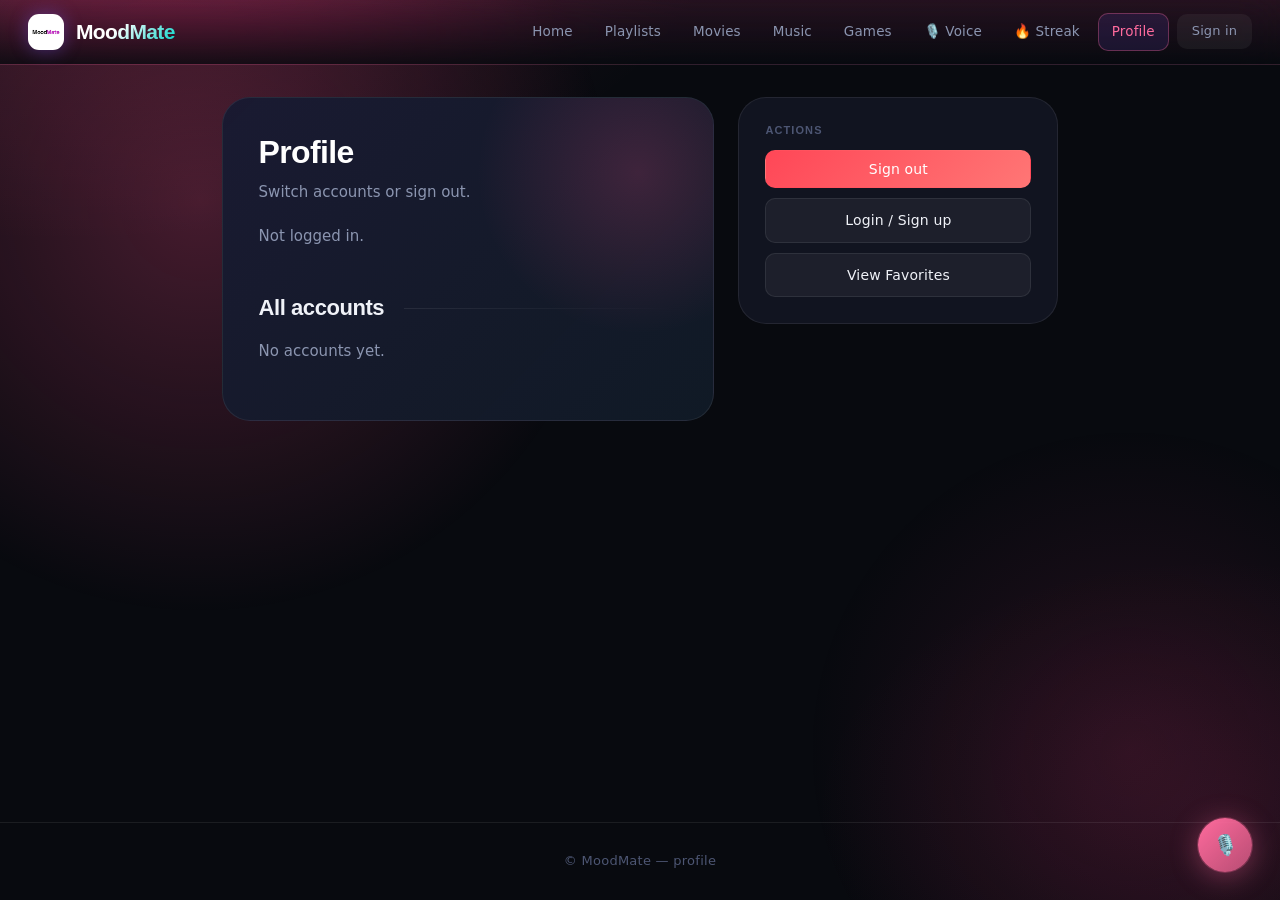
<file: profile.html>
<!DOCTYPE html>
<html lang="en">
<head>
  <meta charset="UTF-8" />
  <meta name="viewport" content="width=device-width, initial-scale=1" />
  <title>MoodMate — Profile</title>
  <link rel="preconnect" href="https://api.fontshare.com">
  <link rel="stylesheet" href="styles.css" />
</head>
<body class="dark">
<nav class="nav">
  <div class="nav-inner">
    <a class="brand" href="index.html">
      <img src="image.png" alt="MoodMate Logo" class="logo">
      <h1>MoodMate</h1>
    </a>
    <div class="nav-links">
      <a href="index.html">Home</a>
      <a href="playlists.html">Playlists</a>
      <a href="movies.html">Movies</a>
      <a href="music.html">Music</a>
      <a href="games.html">Games</a>
      <a href="voice-mood.html">🎙️ Voice</a>
      <a href="streak.html">🔥 Streak</a>
      <a href="profile.html" class="active">Profile</a>
    </div>
  </div>
</nav>

<div class="container">
  <div class="header">
    <!-- LEFT: profile content -->
    <div class="hero">
      <h2>Profile</h2>
      <p>Switch accounts or sign out.</p>

      <div id="currentUser" class="section" style="margin-top:16px;"></div>

      <div class="section">
        <h3>All accounts</h3>
        <div id="usersGrid" class="grid"></div>
      </div>
    </div>

    <!-- RIGHT: actions panel -->
    <div class="summary">
      <h3>Actions</h3>
      <div style="display:flex;flex-direction:column;gap:10px;">
        <button id="logoutBtn" class="btn danger">Sign out</button>
        <a class="btn" href="login.html">Login / Sign up</a>
        <a class="btn" href="playlists.html">View Favorites</a>
      </div>
    </div>
  </div>
</div>

<footer class="footer">© MoodMate — profile</footer>

<script src="script.js"></script>
<script>
  document.addEventListener("DOMContentLoaded", () => {
    applyMoodTheme("romantic");
    renderNavUser();

    const currentUser = document.getElementById("currentUser");
    const usersGrid   = document.getElementById("usersGrid");
    const logoutBtn   = document.getElementById("logoutBtn");

    const session = getSession();
    currentUser.innerHTML = session
      ? `<div class="card"><div class="body"><div class="title"><span class="avatar">${session.avatar}</span> ${session.username}</div><div class="meta">Currently logged in</div></div></div>`
      : `<p class="meta">Not logged in.</p>`;

    const users = getUsers();
    usersGrid.innerHTML = users.length
      ? users.map(u => `
          <div class="card"><div class="body">
            <div class="title"><span class="avatar">${u.avatar}</span> ${u.username}</div>
            <div class="actions">
              <button class="btn" data-username="${u.username}">Switch</button>
            </div>
          </div></div>
        `).join("")
      : `<p class="meta">No accounts yet.</p>`;

    usersGrid.querySelectorAll("button[data-username]").forEach(btn => {
      btn.addEventListener("click", () => {
        setSession({ username: btn.dataset.username, avatar: btn.dataset.username.slice(0,1).toUpperCase() });
        location.href = "index.html";
      });
    });

    logoutBtn.addEventListener("click", () => { logout(); location.href = "index.html"; });
  });
</script>

<a class="mic-float" href="voice-mood.html" title="Voice Mood Detector">🎙️</a>
</body>
</html>
</file>
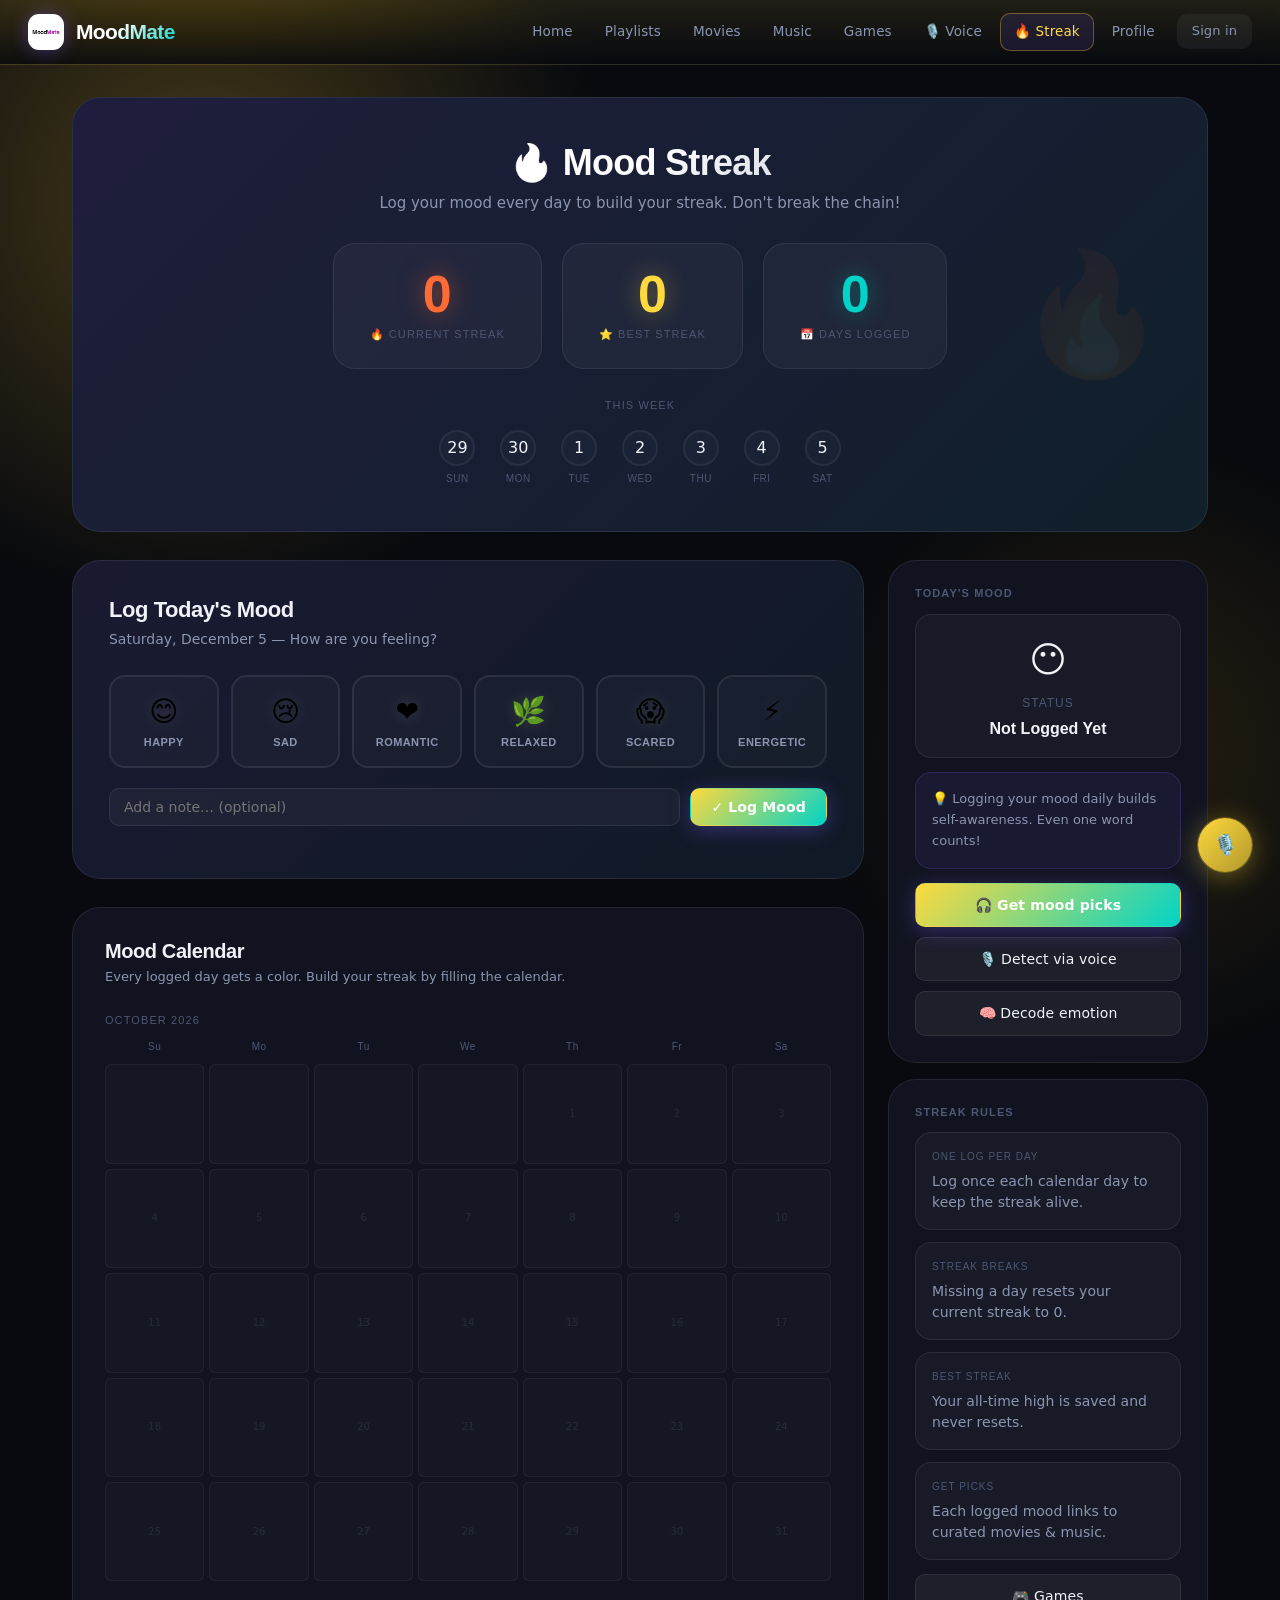
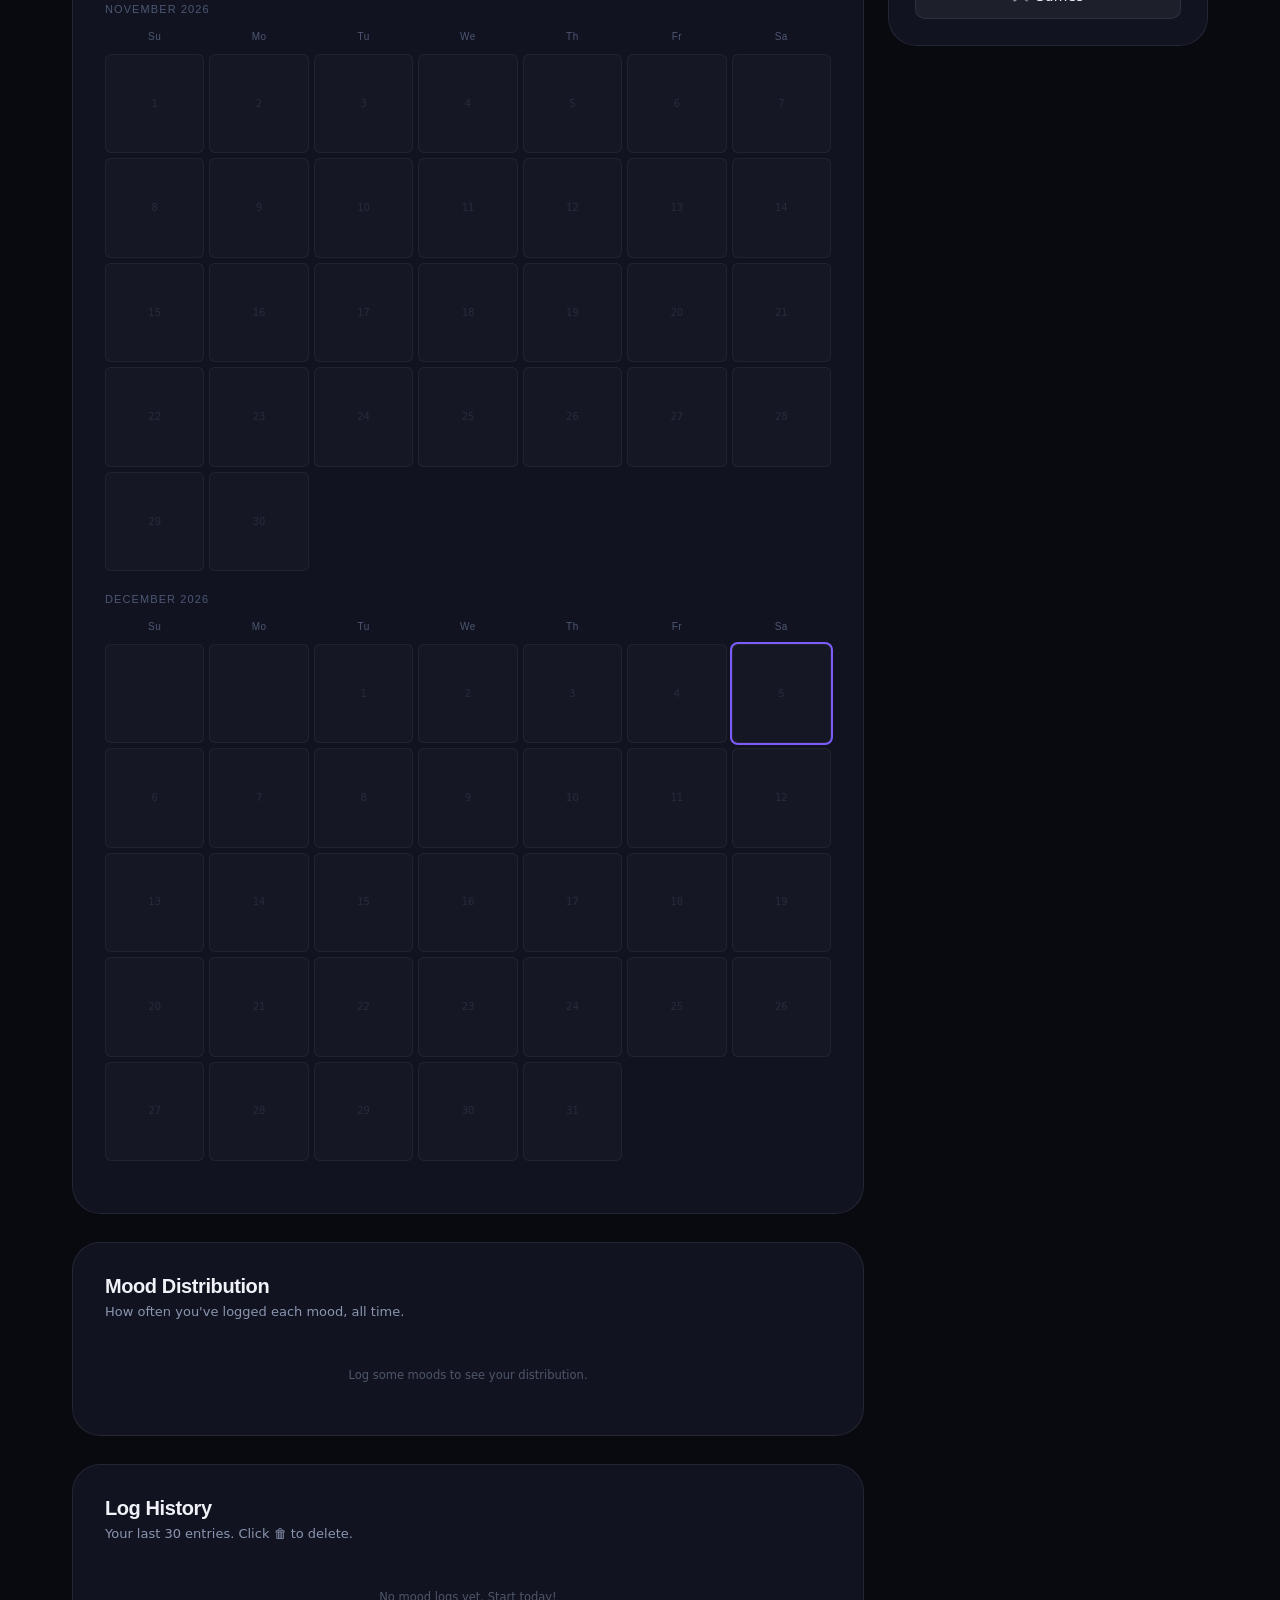
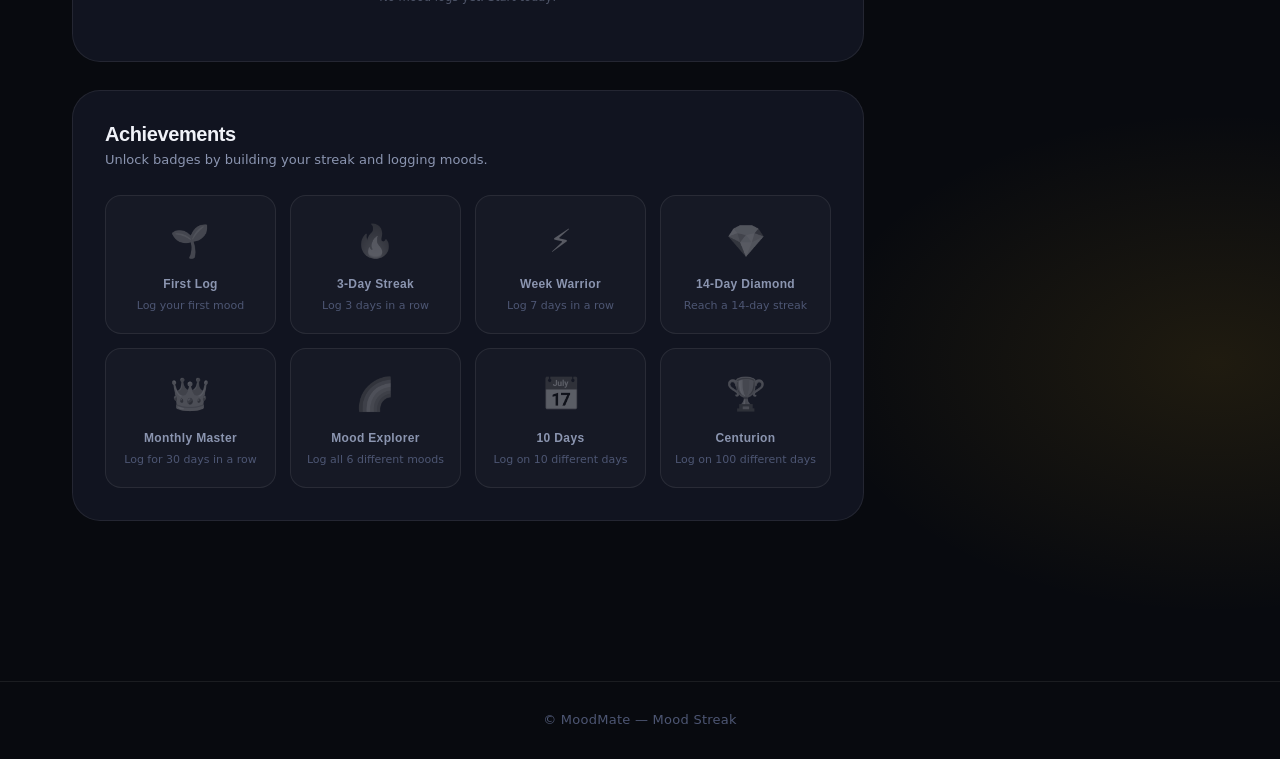
<file: streak.html>
<!DOCTYPE html>
<html lang="en">
<head>
  <meta charset="UTF-8" />
  <meta name="viewport" content="width=device-width, initial-scale=1" />
  <title>MoodMate — Mood Streak</title>
  <link rel="preconnect" href="https://api.fontshare.com">
  <link rel="stylesheet" href="styles.css" />
  <style>
    /* ── STREAK SPECIFIC STYLES ── */
    .streak-hero {
      background: linear-gradient(135deg, rgba(124,92,252,0.13) 0%, rgba(0,212,200,0.06) 100%), var(--surface);
      border: 1px solid var(--glass-border);
      border-radius: var(--radius-xl);
      padding: 44px;
      position: relative;
      overflow: hidden;
      margin-bottom: 28px;
      text-align: center;
    }
    .streak-hero::before {
      content: '🔥';
      position: absolute; right: 40px; top: 50%;
      transform: translateY(-50%);
      font-size: 120px; opacity: 0.06; pointer-events: none;
    }
    .streak-hero h2 {
      font-size: 36px; font-weight: 700; margin-bottom: 8px;
      background: linear-gradient(135deg, #fff 50%, var(--text-2));
      -webkit-background-clip: text; -webkit-text-fill-color: transparent; background-clip: text;
    }
    .streak-hero p { color: var(--text-2); font-size: 15px; margin-bottom: 28px; }

    /* ── STREAK COUNTER ── */
    .streak-counter-wrap {
      display: flex; justify-content: center; gap: 20px; flex-wrap: wrap; margin-bottom: 28px;
    }
    .streak-stat {
      background: rgba(255,255,255,0.04);
      border: 1px solid var(--glass-border);
      border-radius: var(--radius-lg);
      padding: 24px 36px;
      text-align: center;
      min-width: 140px;
      transition: transform 0.2s, box-shadow 0.2s;
    }
    .streak-stat:hover { transform: translateY(-3px); box-shadow: 0 12px 32px rgba(0,0,0,0.3); }
    .streak-stat-number {
      font-family: var(--font-display);
      font-size: 52px;
      font-weight: 700;
      line-height: 1;
      margin-bottom: 6px;
    }
    .streak-stat-label {
      font-size: 11px;
      text-transform: uppercase;
      letter-spacing: 0.1em;
      color: var(--text-3);
      font-family: var(--font-display);
    }
    .streak-stat.fire .streak-stat-number { color: #ff6b35; text-shadow: 0 0 24px rgba(255,107,53,0.5); }
    .streak-stat.best .streak-stat-number { color: var(--happy); text-shadow: 0 0 24px rgba(255,217,61,0.4); }
    .streak-stat.total .streak-stat-number { color: var(--accent-2); text-shadow: 0 0 24px rgba(0,212,200,0.4); }

    /* ── FLAME ANIMATION ── */
    @keyframes flamePulse {
      0%,100% { transform: scale(1) rotate(-2deg); }
      50%      { transform: scale(1.15) rotate(2deg); }
    }
    .flame-icon { display: inline-block; animation: flamePulse 1.8s ease-in-out infinite; }

    /* ── LOG MOOD SECTION ── */
    .log-section {
      background: linear-gradient(135deg, rgba(124,92,252,0.08) 0%, rgba(0,212,200,0.03) 100%), var(--surface);
      border: 1px solid var(--glass-border);
      border-radius: var(--radius-xl);
      padding: 36px;
      margin-bottom: 28px;
      position: relative;
      overflow: hidden;
    }
    .log-section h3 { font-size: 22px; font-weight: 700; margin-bottom: 6px; }
    .log-section .sub { color: var(--text-2); font-size: 14px; margin-bottom: 24px; }

    .mood-log-grid {
      display: grid;
      grid-template-columns: repeat(6, 1fr);
      gap: 12px;
      margin-bottom: 20px;
    }
    .mood-log-btn {
      display: flex; flex-direction: column; align-items: center; justify-content: center;
      gap: 8px; padding: 18px 8px;
      border: 2px solid var(--glass-border);
      border-radius: var(--radius);
      background: rgba(255,255,255,0.025);
      cursor: pointer;
      transition: all 0.25s cubic-bezier(.2,.8,.2,1);
      font-family: var(--font-body);
    }
    .mood-log-btn:hover { transform: translateY(-4px); background: rgba(255,255,255,0.05); }
    .mood-log-btn.selected { border-color: var(--accent); background: rgba(124,92,252,0.15); }
    .mood-log-btn[data-mood="happy"].selected    { border-color: var(--happy);    background: rgba(255,217,61,0.12); }
    .mood-log-btn[data-mood="sad"].selected      { border-color: var(--sad);      background: rgba(116,179,247,0.12); }
    .mood-log-btn[data-mood="romantic"].selected { border-color: var(--romantic); background: rgba(255,107,157,0.12); }
    .mood-log-btn[data-mood="relaxed"].selected  { border-color: var(--relaxed);  background: rgba(107,203,119,0.12); }
    .mood-log-btn[data-mood="scared"].selected   { border-color: var(--scared);   background: rgba(248,160,90,0.12); }
    .mood-log-btn[data-mood="energetic"].selected{ border-color: var(--energetic);background: rgba(255,71,87,0.12); }
    .mood-log-emoji { font-size: 28px; filter: drop-shadow(0 0 8px rgba(255,255,255,0.15)); }
    .mood-log-label { font-size: 11px; font-weight: 600; letter-spacing: 0.04em; text-transform: uppercase; color: var(--text-2); font-family: var(--font-display); }

    .log-note-wrap { display: flex; gap: 10px; margin-bottom: 16px; }
    .log-note-wrap .input { flex: 1; }

    .already-logged {
      display: none; align-items: center; gap: 10px;
      background: rgba(0,212,160,0.1); border: 1px solid rgba(0,212,160,0.25);
      border-radius: var(--radius); padding: 12px 18px;
      color: var(--ok); font-size: 14px; font-weight: 500; margin-top: 10px;
    }
    .already-logged.show { display: flex; }

    /* ── CALENDAR HEATMAP ── */
    .calendar-section {
      background: var(--surface);
      border: 1px solid var(--glass-border);
      border-radius: var(--radius-xl);
      padding: 32px;
      margin-bottom: 28px;
    }
    .calendar-section h3 { font-size: 20px; font-weight: 700; margin-bottom: 4px; }
    .calendar-section .sub { color: var(--text-2); font-size: 13px; margin-bottom: 24px; }

    .cal-month-label {
      font-size: 11px; text-transform: uppercase; letter-spacing: 0.1em;
      color: var(--text-3); font-family: var(--font-display); margin-bottom: 10px;
    }
    .cal-grid {
      display: grid;
      grid-template-columns: repeat(7, 1fr);
      gap: 5px;
      margin-bottom: 20px;
    }
    .cal-day-label {
      font-size: 10px; text-align: center; color: var(--text-3);
      font-family: var(--font-display); letter-spacing: 0.05em;
      padding-bottom: 4px;
    }
    .cal-cell {
      aspect-ratio: 1;
      border-radius: 6px;
      border: 1px solid rgba(255,255,255,0.05);
      background: rgba(255,255,255,0.02);
      display: flex; align-items: center; justify-content: center;
      font-size: 11px; color: var(--text-3);
      cursor: default;
      transition: transform 0.15s;
      position: relative;
    }
    .cal-cell.has-log {
      border-color: rgba(255,255,255,0.1);
      cursor: pointer;
    }
    .cal-cell.has-log:hover { transform: scale(1.18); z-index: 2; }
    .cal-cell.today { box-shadow: 0 0 0 2px var(--accent); }
    .cal-cell.mood-happy    { background: rgba(255,217,61,0.22);  border-color: rgba(255,217,61,0.4); }
    .cal-cell.mood-sad      { background: rgba(116,179,247,0.22); border-color: rgba(116,179,247,0.4); }
    .cal-cell.mood-romantic { background: rgba(255,107,157,0.22); border-color: rgba(255,107,157,0.4); }
    .cal-cell.mood-relaxed  { background: rgba(107,203,119,0.22); border-color: rgba(107,203,119,0.4); }
    .cal-cell.mood-scared   { background: rgba(248,160,90,0.22);  border-color: rgba(248,160,90,0.4); }
    .cal-cell.mood-energetic{ background: rgba(255,71,87,0.22);   border-color: rgba(255,71,87,0.4); }

    .cal-cell .cell-emoji { font-size: 14px; line-height: 1; }

    /* cal tooltip */
    .cal-cell .cal-tip {
      display: none; position: absolute; bottom: calc(100% + 6px); left: 50%; transform: translateX(-50%);
      background: var(--surface-2); border: 1px solid var(--glass-border); border-radius: 8px;
      padding: 6px 10px; font-size: 11px; white-space: nowrap; color: var(--text); z-index: 10;
      pointer-events: none;
    }
    .cal-cell:hover .cal-tip { display: block; }

    /* ── HISTORY LIST ── */
    .history-section {
      background: var(--surface);
      border: 1px solid var(--glass-border);
      border-radius: var(--radius-xl);
      padding: 32px;
      margin-bottom: 28px;
    }
    .history-section h3 { font-size: 20px; font-weight: 700; margin-bottom: 4px; }
    .history-section .sub { color: var(--text-2); font-size: 13px; margin-bottom: 20px; }

    .history-item {
      display: flex; align-items: center; gap: 14px;
      padding: 14px 0;
      border-bottom: 1px solid rgba(255,255,255,0.05);
      transition: background 0.15s;
    }
    .history-item:last-child { border-bottom: none; }
    .history-date {
      font-family: var(--font-display); font-size: 12px; font-weight: 600;
      color: var(--text-3); text-transform: uppercase; letter-spacing: 0.05em;
      min-width: 90px;
    }
    .history-emoji { font-size: 22px; }
    .history-mood {
      font-weight: 600; font-size: 14px; text-transform: capitalize;
      font-family: var(--font-display); min-width: 80px;
    }
    .history-note { font-size: 13px; color: var(--text-2); flex: 1; font-style: italic; }
    .history-del {
      background: none; border: none; cursor: pointer; color: var(--text-3);
      font-size: 16px; padding: 4px 8px; border-radius: 6px;
      transition: color 0.15s, background 0.15s;
    }
    .history-del:hover { color: var(--danger); background: rgba(255,71,87,0.1); }

    /* ── MOOD DISTRIBUTION ── */
    .dist-section {
      background: var(--surface);
      border: 1px solid var(--glass-border);
      border-radius: var(--radius-xl);
      padding: 32px;
      margin-bottom: 28px;
    }
    .dist-section h3 { font-size: 20px; font-weight: 700; margin-bottom: 4px; }
    .dist-section .sub { color: var(--text-2); font-size: 13px; margin-bottom: 24px; }

    .dist-bar-row {
      display: flex; align-items: center; gap: 12px; margin-bottom: 12px;
    }
    .dist-label { font-size: 13px; font-weight: 600; min-width: 90px; display: flex; align-items: center; gap: 6px; }
    .dist-track {
      flex: 1; height: 10px; background: rgba(255,255,255,0.05);
      border-radius: 99px; overflow: hidden;
    }
    .dist-fill {
      height: 100%; border-radius: 99px;
      transition: width 0.8s cubic-bezier(.2,.8,.2,1);
    }
    .dist-count { font-size: 12px; color: var(--text-3); min-width: 30px; text-align: right; }
    .dist-happy    .dist-fill { background: var(--happy); }
    .dist-sad      .dist-fill { background: var(--sad); }
    .dist-romantic .dist-fill { background: var(--romantic); }
    .dist-relaxed  .dist-fill { background: var(--relaxed); }
    .dist-scared   .dist-fill { background: var(--scared); }
    .dist-energetic .dist-fill { background: var(--energetic); }

    /* ── ACHIEVEMENTS / BADGES ── */
    .badges-section {
      background: var(--surface);
      border: 1px solid var(--glass-border);
      border-radius: var(--radius-xl);
      padding: 32px;
      margin-bottom: 28px;
    }
    .badges-section h3 { font-size: 20px; font-weight: 700; margin-bottom: 4px; }
    .badges-section .sub { color: var(--text-2); font-size: 13px; margin-bottom: 24px; }

    .badges-grid {
      display: grid;
      grid-template-columns: repeat(4, 1fr);
      gap: 14px;
    }
    .badge-card {
      background: rgba(255,255,255,0.025);
      border: 1px solid var(--glass-border);
      border-radius: var(--radius);
      padding: 20px 14px;
      text-align: center;
      transition: transform 0.2s, box-shadow 0.2s;
    }
    .badge-card.unlocked {
      border-color: rgba(255,217,61,0.4);
      background: rgba(255,217,61,0.06);
      box-shadow: 0 0 20px rgba(255,217,61,0.1);
    }
    .badge-card:hover { transform: translateY(-3px); }
    .badge-icon { font-size: 32px; margin-bottom: 8px; display: block; filter: grayscale(1) opacity(0.3); }
    .badge-card.unlocked .badge-icon { filter: none; }
    .badge-name { font-size: 12px; font-weight: 700; font-family: var(--font-display); letter-spacing: 0.03em; color: var(--text-2); margin-bottom: 4px; }
    .badge-card.unlocked .badge-name { color: var(--text); }
    .badge-desc { font-size: 11px; color: var(--text-3); line-height: 1.4; }
    .badge-card.unlocked .badge-desc { color: var(--text-2); }

    /* ── SIDEBAR EXTRAS ── */
    .sidebar-streak-tip {
      background: rgba(124,92,252,0.08);
      border: 1px solid rgba(124,92,252,0.2);
      border-radius: var(--radius);
      padding: 16px;
      margin-bottom: 14px;
    }
    .sidebar-streak-tip p { font-size: 13px; color: var(--text-2); line-height: 1.6; }

    .today-mood-display {
      background: rgba(255,255,255,0.03);
      border: 1px solid var(--glass-border);
      border-radius: var(--radius);
      padding: 16px; text-align: center; margin-bottom: 14px;
    }
    .today-mood-display .tmood-emoji { font-size: 36px; display: block; margin-bottom: 6px; }
    .today-mood-display .tmood-label { font-size: 12px; text-transform: uppercase; letter-spacing: 0.08em; color: var(--text-3); font-family: var(--font-display); }
    .today-mood-display .tmood-value { font-size: 16px; font-weight: 700; font-family: var(--font-display); text-transform: capitalize; margin-top: 2px; }

    /* ── TOAST ── */
    #toast {
      position: fixed; bottom: 90px; right: 28px; z-index: 9999;
      background: var(--surface-2); border: 1px solid var(--glass-border);
      border-radius: var(--radius); padding: 14px 20px;
      font-size: 14px; color: var(--text); font-weight: 500;
      box-shadow: 0 8px 32px rgba(0,0,0,0.4);
      transform: translateY(20px); opacity: 0;
      transition: all 0.35s cubic-bezier(.2,.8,.2,1);
      pointer-events: none; max-width: 300px;
    }
    #toast.show { transform: translateY(0); opacity: 1; }

    /* ── WEEKLY SUMMARY BAR ── */
    .weekly-row {
      display: grid; grid-template-columns: repeat(7,1fr); gap: 6px; margin-top: 16px;
    }
    .weekly-slot {
      display: flex; flex-direction: column; align-items: center; gap: 5px;
    }
    .weekly-dot {
      width: 36px; height: 36px; border-radius: 50%;
      border: 2px solid rgba(255,255,255,0.06);
      background: rgba(255,255,255,0.02);
      display: flex; align-items: center; justify-content: center;
      font-size: 16px;
      transition: transform 0.2s;
    }
    .weekly-dot.logged { border-color: rgba(255,255,255,0.15); }
    .weekly-dot:hover { transform: scale(1.15); }
    .weekly-day-lbl { font-size: 10px; color: var(--text-3); font-family: var(--font-display); letter-spacing: 0.05em; text-transform: uppercase; }

    @media(max-width:900px){
      .mood-log-grid { grid-template-columns: repeat(3,1fr); }
      .badges-grid { grid-template-columns: repeat(2,1fr); }
    }
    @media(max-width:600px){
      .streak-counter-wrap { gap: 12px; }
      .streak-stat { padding: 18px 24px; }
      .streak-stat-number { font-size: 40px; }
      .mood-log-grid { grid-template-columns: repeat(3,1fr); }
      .badges-grid { grid-template-columns: repeat(2,1fr); }
      .streak-hero::before { display:none; }
    }
  </style>
</head>
<body class="dark">
<nav class="nav">
  <div class="nav-inner">
    <a class="brand" href="index.html">
      <img src="image.png" alt="MoodMate Logo" class="logo">
      <h1>MoodMate</h1>
    </a>
    <div class="nav-links">
      <a href="index.html">Home</a>
      <a href="playlists.html">Playlists</a>
      <a href="movies.html">Movies</a>
      <a href="music.html">Music</a>
      <a href="games.html">Games</a>
      <a href="voice-mood.html">🎙️ Voice</a>
      <a href="streak.html" class="active">🔥 Streak</a>
      <a href="profile.html">Profile</a>
    </div>
  </div>
</nav>

<div class="container">

  <!-- ── HERO ── -->
  <div class="streak-hero">
    <h2><span class="flame-icon">🔥</span> Mood Streak</h2>
    <p>Log your mood every day to build your streak. Don't break the chain!</p>
    <div class="streak-counter-wrap" id="streakCounters">
      <!-- injected by JS -->
    </div>
    <!-- THIS WEEK mini bar -->
    <div style="max-width:420px; margin:0 auto;">
      <div style="font-size:11px;text-transform:uppercase;letter-spacing:0.1em;color:var(--text-3);font-family:var(--font-display);margin-bottom:10px;">This Week</div>
      <div class="weekly-row" id="weeklyRow"></div>
    </div>
  </div>

  <!-- ── MAIN CONTENT + SIDEBAR ── -->
  <div class="header">
    <!-- LEFT COLUMN -->
    <div>

      <!-- LOG TODAY'S MOOD -->
      <div class="log-section">
        <h3>Log Today's Mood</h3>
        <p class="sub" id="logDateLabel">How are you feeling today?</p>
        <div class="mood-log-grid" id="moodLogGrid">
          <!-- injected by JS -->
        </div>
        <div class="log-note-wrap">
          <input type="text" id="moodNote" class="input" placeholder="Add a note… (optional)" maxlength="120" />
          <button class="btn primary" id="logBtn">✓ Log Mood</button>
        </div>
        <div class="already-logged" id="alreadyLogged">
          ✅ You've already logged your mood today — come back tomorrow!
        </div>
      </div>

      <!-- CALENDAR HEATMAP -->
      <div class="calendar-section">
        <h3>Mood Calendar</h3>
        <p class="sub">Every logged day gets a color. Build your streak by filling the calendar.</p>
        <div id="calendarWrap"></div>
      </div>

      <!-- MOOD DISTRIBUTION -->
      <div class="dist-section">
        <h3>Mood Distribution</h3>
        <p class="sub">How often you've logged each mood, all time.</p>
        <div id="distBars"></div>
        <p class="meta" id="distEmpty" style="display:none;text-align:center;padding:20px 0;opacity:0.5;">Log some moods to see your distribution.</p>
      </div>

      <!-- HISTORY -->
      <div class="history-section">
        <h3>Log History</h3>
        <p class="sub">Your last 30 entries. Click 🗑 to delete.</p>
        <div id="historyList"></div>
        <p class="meta" id="historyEmpty" style="display:none;text-align:center;padding:24px 0;opacity:0.5;">No mood logs yet. Start today!</p>
      </div>

      <!-- ACHIEVEMENTS -->
      <div class="badges-section">
        <h3>Achievements</h3>
        <p class="sub">Unlock badges by building your streak and logging moods.</p>
        <div class="badges-grid" id="badgesGrid"></div>
      </div>

    </div>

    <!-- RIGHT SIDEBAR -->
    <div>
      <!-- today's mood summary -->
      <div class="summary" style="margin-bottom:16px;">
        <h3>Today's Mood</h3>
        <div class="today-mood-display" id="todayDisplay">
          <span class="tmood-emoji">😶</span>
          <div class="tmood-label">Status</div>
          <div class="tmood-value" id="todayMoodValue">Not logged yet</div>
        </div>
        <div class="sidebar-streak-tip">
          <p>💡 Logging your mood daily builds self-awareness. Even one word counts!</p>
        </div>
        <a class="btn primary" style="width:100%;margin-bottom:10px;" href="playlists.html">🎧 Get mood picks</a>
        <a class="btn" style="width:100%;margin-bottom:10px;" href="voice-mood.html">🎙️ Detect via voice</a>
        <a class="btn" style="width:100%;" href="emotion-decoder.html">🧠 Decode emotion</a>
      </div>

      <!-- streak tips -->
      <div class="summary">
        <h3>Streak Rules</h3>
        <div class="detail-info-card">
          <div class="detail-info-label">One log per day</div>
          <div class="detail-info-value">Log once each calendar day to keep the streak alive.</div>
        </div>
        <div class="detail-info-card">
          <div class="detail-info-label">Streak breaks</div>
          <div class="detail-info-value">Missing a day resets your current streak to 0.</div>
        </div>
        <div class="detail-info-card">
          <div class="detail-info-label">Best streak</div>
          <div class="detail-info-value">Your all-time high is saved and never resets.</div>
        </div>
        <div class="detail-info-card">
          <div class="detail-info-label">Get picks</div>
          <div class="detail-info-value">Each logged mood links to curated movies &amp; music.</div>
        </div>
        <div style="margin-top:14px;">
          <a class="btn" href="games.html" style="width:100%;">🎮 Games</a>
        </div>
      </div>
    </div>
  </div>
</div>

<div id="toast"></div>
<footer class="footer">© MoodMate — Mood Streak</footer>
<a class="mic-float" href="voice-mood.html" title="Voice Mood Detector">🎙️</a>

<script src="data.js"></script>
<script src="script.js"></script>
<script>
document.addEventListener("DOMContentLoaded", () => {
  renderNavUser();
  mountFavoriteHandler(document.body);

  /* ──────────────────────────────────────────
     STORAGE
  ────────────────────────────────────────── */
  const STREAK_KEY = "moodmate:streak:logs"; // [{date:"2025-07-04", mood:"happy", note:"..."}]

  function getLogs() {
    try { const r = localStorage.getItem(STREAK_KEY); return r ? JSON.parse(r) : []; }
    catch { return []; }
  }
  function saveLogs(logs) { localStorage.setItem(STREAK_KEY, JSON.stringify(logs)); }

  function todayStr() {
    const d = new Date(); 
    return `${d.getFullYear()}-${String(d.getMonth()+1).padStart(2,"0")}-${String(d.getDate()).padStart(2,"0")}`;
  }

  function dateLabel(str) {
    const [y,m,d] = str.split("-").map(Number);
    return new Date(y,m-1,d).toLocaleDateString("en-US",{month:"short",day:"numeric",year:"numeric"});
  }

  /* ──────────────────────────────────────────
     STREAK CALCULATION
  ────────────────────────────────────────── */
  function calcStreak(logs) {
    if (!logs.length) return { current: 0, best: 0, total: logs.length };
    const dates = [...new Set(logs.map(l => l.date))].sort().reverse();
    const today = todayStr();
    const yesterday = (() => { const d = new Date(); d.setDate(d.getDate()-1); return `${d.getFullYear()}-${String(d.getMonth()+1).padStart(2,"0")}-${String(d.getDate()).padStart(2,"0")}`; })();

    // current streak — must include today or yesterday to be alive
    let current = 0;
    if (dates[0] === today || dates[0] === yesterday) {
      current = 1;
      let prev = dates[0];
      for (let i = 1; i < dates.length; i++) {
        const [py,pm,pd] = prev.split("-").map(Number);
        const prevDate = new Date(py,pm-1,pd);
        prevDate.setDate(prevDate.getDate()-1);
        const expected = `${prevDate.getFullYear()}-${String(prevDate.getMonth()+1).padStart(2,"0")}-${String(prevDate.getDate()).padStart(2,"0")}`;
        if (dates[i] === expected) { current++; prev = dates[i]; }
        else break;
      }
    }

    // best streak
    let best = 1, run = 1;
    for (let i = 1; i < dates.length; i++) {
      const [py,pm,pd] = dates[i-1].split("-").map(Number);
      const prevDate = new Date(py,pm-1,pd);
      prevDate.setDate(prevDate.getDate()-1);
      const expected = `${prevDate.getFullYear()}-${String(prevDate.getMonth()+1).padStart(2,"0")}-${String(prevDate.getDate()).padStart(2,"0")}`;
      if (dates[i] === expected) { run++; if (run > best) best = run; }
      else run = 1;
    }

    return { current, best: Math.max(best, current), total: [...new Set(logs.map(l=>l.date))].length };
  }

  /* ──────────────────────────────────────────
     MOOD META
  ────────────────────────────────────────── */
  const MOODS = [
    { key:"happy",     emoji:"😊", label:"Happy"     },
    { key:"sad",       emoji:"😢", label:"Sad"        },
    { key:"romantic",  emoji:"❤️", label:"Romantic"  },
    { key:"relaxed",   emoji:"🌿", label:"Relaxed"    },
    { key:"scared",    emoji:"😱", label:"Scared"     },
    { key:"energetic", emoji:"⚡", label:"Energetic"  },
  ];

  const MOOD_EMOJI = Object.fromEntries(MOODS.map(m=>[m.key, m.emoji]));
  const MOOD_LABEL = Object.fromEntries(MOODS.map(m=>[m.key, m.label]));

  /* ──────────────────────────────────────────
     TOAST
  ────────────────────────────────────────── */
  let toastTimer;
  function showToast(msg) {
    const t = document.getElementById("toast");
    t.textContent = msg; t.classList.add("show");
    clearTimeout(toastTimer);
    toastTimer = setTimeout(() => t.classList.remove("show"), 3000);
  }

  /* ──────────────────────────────────────────
     RENDER STREAK COUNTERS
  ────────────────────────────────────────── */
  function renderCounters(streak) {
    const wrap = document.getElementById("streakCounters");
    wrap.innerHTML = `
      <div class="streak-stat fire">
        <div class="streak-stat-number">${streak.current}</div>
        <div class="streak-stat-label">🔥 Current Streak</div>
      </div>
      <div class="streak-stat best">
        <div class="streak-stat-number">${streak.best}</div>
        <div class="streak-stat-label">⭐ Best Streak</div>
      </div>
      <div class="streak-stat total">
        <div class="streak-stat-number">${streak.total}</div>
        <div class="streak-stat-label">📅 Days Logged</div>
      </div>
    `;
    // apply mood theme based on streak
    const today = getLogs().find(l => l.date === todayStr());
    if (today) applyMoodTheme(today.mood);
    else applyMoodTheme("happy");
  }

  /* ──────────────────────────────────────────
     RENDER THIS WEEK
  ────────────────────────────────────────── */
  function renderWeekly(logs) {
    const logMap = Object.fromEntries(logs.map(l=>[l.date, l]));
    const row = document.getElementById("weeklyRow");
    const days = ["Sun","Mon","Tue","Wed","Thu","Fri","Sat"];
    const today = new Date();
    const slots = [];
    for (let i = 6; i >= 0; i--) {
      const d = new Date(today); d.setDate(today.getDate() - i);
      const ds = `${d.getFullYear()}-${String(d.getMonth()+1).padStart(2,"0")}-${String(d.getDate()).padStart(2,"0")}`;
      slots.push({ ds, dayName: days[d.getDay()], dayNum: d.getDate() });
    }
    row.innerHTML = slots.map(s => {
      const entry = logMap[s.ds];
      return `
        <div class="weekly-slot">
          <div class="weekly-dot ${entry ? "logged" : ""}" title="${entry ? MOOD_LABEL[entry.mood] : "No log"}">${entry ? MOOD_EMOJI[entry.mood] : s.dayNum}</div>
          <div class="weekly-day-lbl">${s.dayName}</div>
        </div>
      `;
    }).join("");
  }

  /* ──────────────────────────────────────────
     RENDER LOG FORM
  ────────────────────────────────────────── */
  let selectedMood = null;

  function renderLogForm(logs) {
    const today = todayStr();
    const alreadyEl = document.getElementById("alreadyLogged");
    const logBtn = document.getElementById("logBtn");
    const logDateLabel = document.getElementById("logDateLabel");
    const moodNote = document.getElementById("moodNote");
    const todayDisplay = document.getElementById("todayDisplay");

    logDateLabel.textContent = `${new Date().toLocaleDateString("en-US",{weekday:"long",month:"long",day:"numeric"})} — How are you feeling?`;

    const todayEntry = logs.find(l => l.date === today);
    const grid = document.getElementById("moodLogGrid");

    grid.innerHTML = MOODS.map(m => `
      <button class="mood-log-btn ${todayEntry && todayEntry.mood === m.key ? "selected" : ""}" data-mood="${m.key}">
        <span class="mood-log-emoji">${m.emoji}</span>
        <span class="mood-log-label">${m.label}</span>
      </button>
    `).join("");

    if (todayEntry) {
      alreadyEl.classList.add("show");
      logBtn.disabled = true;
      moodNote.disabled = true;
      moodNote.value = todayEntry.note || "";
      todayDisplay.innerHTML = `
        <span class="tmood-emoji">${MOOD_EMOJI[todayEntry.mood]}</span>
        <div class="tmood-label">Today's Mood</div>
        <div class="tmood-value">${MOOD_LABEL[todayEntry.mood]}</div>
        ${todayEntry.note ? `<div style="font-size:12px;color:var(--text-2);margin-top:6px;font-style:italic;">"${todayEntry.note}"</div>` : ""}
      `;
    } else {
      alreadyEl.classList.remove("show");
      logBtn.disabled = false;
      moodNote.disabled = false;
      todayDisplay.innerHTML = `
        <span class="tmood-emoji">😶</span>
        <div class="tmood-label">Status</div>
        <div class="tmood-value" id="todayMoodValue">Not logged yet</div>
      `;
    }

    // mood button clicks
    grid.querySelectorAll(".mood-log-btn").forEach(btn => {
      btn.addEventListener("click", () => {
        if (todayEntry) return;
        grid.querySelectorAll(".mood-log-btn").forEach(b => b.classList.remove("selected"));
        btn.classList.add("selected");
        selectedMood = btn.dataset.mood;
        applyMoodTheme(selectedMood);
      });
    });
  }

  /* ──────────────────────────────────────────
     RENDER CALENDAR
  ────────────────────────────────────────── */
  function renderCalendar(logs) {
    const logMap = Object.fromEntries(logs.map(l=>[l.date, l]));
    const today = todayStr();
    const wrap = document.getElementById("calendarWrap");
    const now = new Date();

    let html = "";
    // show last 3 months
    for (let mOff = 2; mOff >= 0; mOff--) {
      const d = new Date(now.getFullYear(), now.getMonth() - mOff, 1);
      const year = d.getFullYear(), month = d.getMonth();
      const monthName = d.toLocaleDateString("en-US",{month:"long",year:"numeric"});
      const daysInMonth = new Date(year, month+1, 0).getDate();
      const firstDay = new Date(year, month, 1).getDay(); // 0=Sun

      html += `<div class="cal-month-label">${monthName}</div>`;
      html += `<div class="cal-grid">`;
      // day labels
      ["Su","Mo","Tu","We","Th","Fr","Sa"].forEach(d => {
        html += `<div class="cal-day-label">${d}</div>`;
      });
      // empty cells before first day
      for (let i = 0; i < firstDay; i++) html += `<div class="cal-cell"></div>`;
      // actual days
      for (let day = 1; day <= daysInMonth; day++) {
        const ds = `${year}-${String(month+1).padStart(2,"0")}-${String(day).padStart(2,"0")}`;
        const entry = logMap[ds];
        const isToday = ds === today;
        const moodClass = entry ? `has-log mood-${entry.mood}` : "";
        const todayClass = isToday ? "today" : "";
        const tip = entry ? `${dateLabel(ds)} · ${MOOD_LABEL[entry.mood]}${entry.note ? ` · "${entry.note}"` : ""}` : dateLabel(ds);
        html += `<div class="cal-cell ${moodClass} ${todayClass}" title="${tip}">
          ${entry ? `<span class="cell-emoji">${MOOD_EMOJI[entry.mood]}</span>` : `<span style="font-size:10px;opacity:0.3">${day}</span>`}
          <span class="cal-tip">${tip}</span>
        </div>`;
      }
      html += `</div>`;
    }
    wrap.innerHTML = html;
  }

  /* ──────────────────────────────────────────
     RENDER DISTRIBUTION
  ────────────────────────────────────────── */
  function renderDist(logs) {
    const el = document.getElementById("distBars");
    const emptyEl = document.getElementById("distEmpty");
    if (!logs.length) { el.innerHTML = ""; emptyEl.style.display = "block"; return; }
    emptyEl.style.display = "none";

    const counts = {};
    MOODS.forEach(m => counts[m.key] = 0);
    logs.forEach(l => { if (counts[l.mood] !== undefined) counts[l.mood]++; });
    const max = Math.max(...Object.values(counts), 1);

    el.innerHTML = MOODS.map(m => `
      <div class="dist-bar-row dist-${m.key}">
        <div class="dist-label">${m.emoji} ${m.label}</div>
        <div class="dist-track"><div class="dist-fill" style="width:${Math.round(counts[m.key]/max*100)}%"></div></div>
        <div class="dist-count">${counts[m.key]}</div>
      </div>
    `).join("");
  }

  /* ──────────────────────────────────────────
     RENDER HISTORY
  ────────────────────────────────────────── */
  function renderHistory(logs) {
    const el = document.getElementById("historyList");
    const emptyEl = document.getElementById("historyEmpty");
    const sorted = [...logs].sort((a,b)=>b.date.localeCompare(a.date)).slice(0,30);
    if (!sorted.length) { el.innerHTML = ""; emptyEl.style.display = "block"; return; }
    emptyEl.style.display = "none";
    el.innerHTML = sorted.map(entry => `
      <div class="history-item">
        <div class="history-date">${dateLabel(entry.date)}</div>
        <div class="history-emoji">${MOOD_EMOJI[entry.mood]}</div>
        <div class="history-mood" style="color:var(--${entry.mood})">${MOOD_LABEL[entry.mood]}</div>
        <div class="history-note">${entry.note ? `"${entry.note}"` : "<span style='opacity:0.4'>No note</span>"}</div>
        <button class="history-del" data-date="${entry.date}" title="Delete">🗑</button>
      </div>
    `).join("");

    el.querySelectorAll(".history-del").forEach(btn => {
      btn.addEventListener("click", () => {
        const logs = getLogs().filter(l => l.date !== btn.dataset.date);
        saveLogs(logs);
        renderAll();
        showToast("Entry deleted.");
      });
    });
  }

  /* ──────────────────────────────────────────
     RENDER ACHIEVEMENTS
  ────────────────────────────────────────── */
  function renderBadges(logs, streak) {
    const total = [...new Set(logs.map(l=>l.date))].length;
    const moodCounts = {};
    MOODS.forEach(m => moodCounts[m.key] = 0);
    logs.forEach(l => { if (moodCounts[l.mood] !== undefined) moodCounts[l.mood]++; });
    const allMoodsLogged = MOODS.every(m => moodCounts[m.key] > 0);

    const defs = [
      { icon:"🌱", name:"First Log",      desc:"Log your first mood",                    unlocked: total >= 1 },
      { icon:"🔥", name:"3-Day Streak",   desc:"Log 3 days in a row",                   unlocked: streak.best >= 3 },
      { icon:"⚡", name:"Week Warrior",   desc:"Log 7 days in a row",                   unlocked: streak.best >= 7 },
      { icon:"💎", name:"14-Day Diamond", desc:"Reach a 14-day streak",                 unlocked: streak.best >= 14 },
      { icon:"👑", name:"Monthly Master", desc:"Log for 30 days in a row",              unlocked: streak.best >= 30 },
      { icon:"🌈", name:"Mood Explorer",  desc:"Log all 6 different moods",             unlocked: allMoodsLogged },
      { icon:"📅", name:"10 Days",        desc:"Log on 10 different days",              unlocked: total >= 10 },
      { icon:"🏆", name:"Centurion",      desc:"Log on 100 different days",             unlocked: total >= 100 },
    ];

    document.getElementById("badgesGrid").innerHTML = defs.map(b => `
      <div class="badge-card ${b.unlocked ? "unlocked" : ""}">
        <span class="badge-icon">${b.icon}</span>
        <div class="badge-name">${b.name}</div>
        <div class="badge-desc">${b.desc}</div>
      </div>
    `).join("");
  }

  /* ──────────────────────────────────────────
     RENDER ALL
  ────────────────────────────────────────── */
  function renderAll() {
    const logs = getLogs();
    const streak = calcStreak(logs);
    renderCounters(streak);
    renderWeekly(logs);
    renderLogForm(logs);
    renderCalendar(logs);
    renderDist(logs);
    renderHistory(logs);
    renderBadges(logs, streak);
  }

  /* ──────────────────────────────────────────
     LOG BUTTON
  ────────────────────────────────────────── */
  document.getElementById("logBtn").addEventListener("click", () => {
    if (!selectedMood) { showToast("Pick a mood first!"); return; }
    const note = (document.getElementById("moodNote").value || "").trim().slice(0,120);
    const today = todayStr();
    const logs = getLogs();
    if (logs.find(l => l.date === today)) { showToast("Already logged today!"); return; }
    logs.push({ date: today, mood: selectedMood, note });
    saveLogs(logs);
    const streak = calcStreak(logs);
    showToast(`${MOOD_EMOJI[selectedMood]} Mood logged! ${streak.current > 1 ? `🔥 ${streak.current}-day streak!` : "Streak started!"}`);
    selectedMood = null;
    renderAll();
  });

  /* ──────────────────────────────────────────
     INIT
  ────────────────────────────────────────── */
  renderAll();
});
</script>
</body>
</html>
</file>
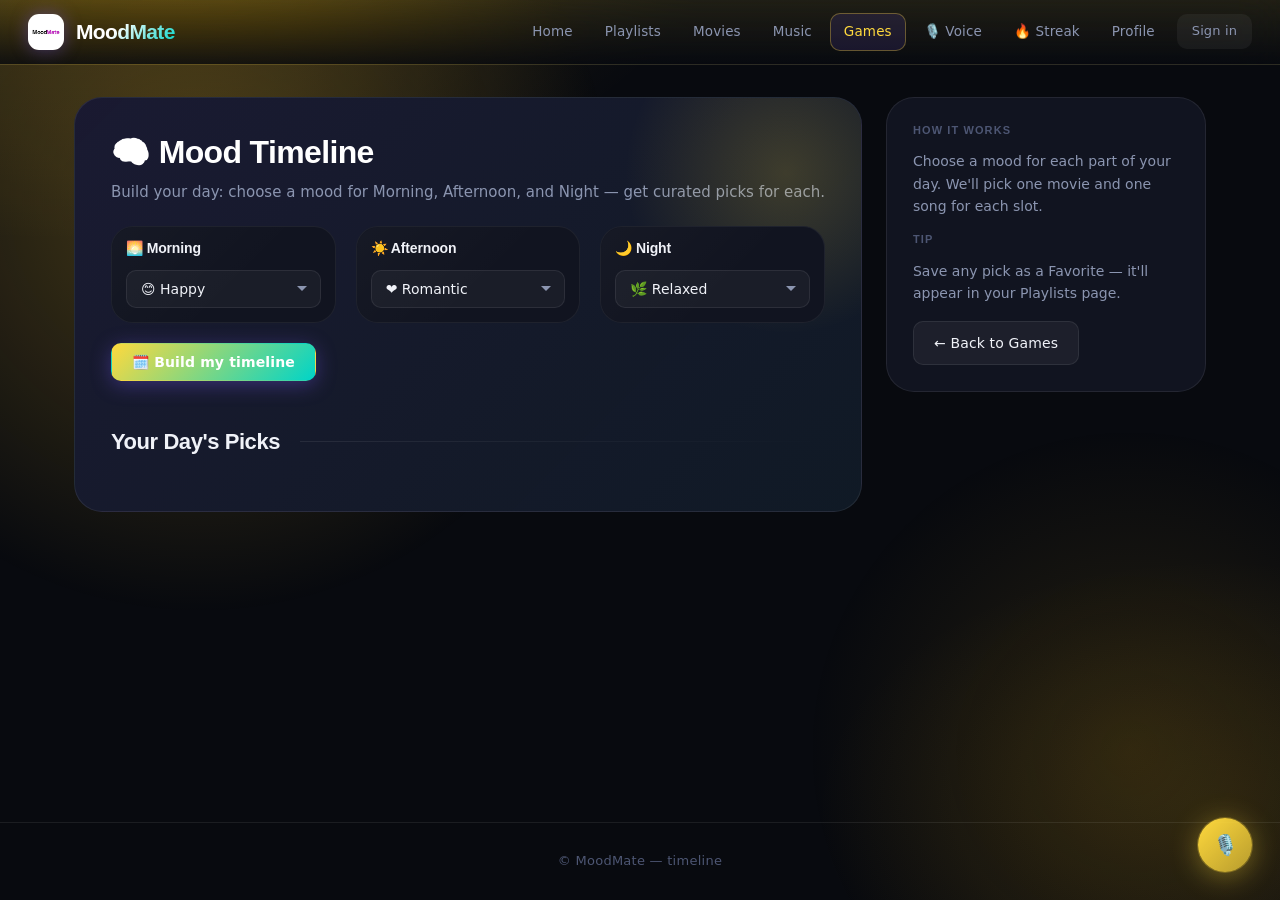
<file: timeline.html>
<!DOCTYPE html>
<html lang="en">
<head>
  <meta charset="UTF-8" />
  <meta name="viewport" content="width=device-width, initial-scale=1" />
  <title>Mood Timeline — MoodMate</title>
  <link rel="preconnect" href="https://api.fontshare.com">
  <link rel="stylesheet" href="styles.css" />
</head>
<body class="dark">
<nav class="nav">
  <div class="nav-inner">
    <a class="brand" href="index.html">
      <img src="image.png" alt="MoodMate Logo" class="logo">
      <h1>MoodMate</h1>
    </a>
    <div class="nav-links">
      <a href="index.html">Home</a>
      <a href="playlists.html">Playlists</a>
      <a href="movies.html">Movies</a>
      <a href="music.html">Music</a>
      <a href="games.html" class="active">Games</a>
      <a href="voice-mood.html">🎙️ Voice</a>
      <a href="streak.html">🔥 Streak</a>
      <a href="profile.html">Profile</a>
    </div>
  </div>
</nav>

<div class="container">
  <div class="header">
    <!-- LEFT: timeline builder -->
    <div class="hero">
      <h2>🧠 Mood Timeline</h2>
      <p>Build your day: choose a mood for Morning, Afternoon, and Night — get curated picks for each.</p>

      <div class="grid" style="margin-bottom:20px;">
        <div class="card"><div class="body">
          <div class="title">🌅 Morning</div>
          <select id="morning" class="select" style="width:100%;margin-top:8px;">
            <option value="happy">😊 Happy</option>
            <option value="energetic">⚡ Energetic</option>
            <option value="relaxed">🌿 Relaxed</option>
          </select>
        </div></div>
        <div class="card"><div class="body">
          <div class="title">☀️ Afternoon</div>
          <select id="afternoon" class="select" style="width:100%;margin-top:8px;">
            <option value="romantic">❤️ Romantic</option>
            <option value="happy">😊 Happy</option>
            <option value="sad">😢 Sad</option>
          </select>
        </div></div>
        <div class="card"><div class="body">
          <div class="title">🌙 Night</div>
          <select id="night" class="select" style="width:100%;margin-top:8px;">
            <option value="relaxed">🌿 Relaxed</option>
            <option value="scared">😱 Scared</option>
            <option value="sad">😢 Sad</option>
          </select>
        </div></div>
      </div>

      <div class="toolbar">
        <button id="buildBtn" class="btn primary">🗓️ Build my timeline</button>
      </div>

      <div class="section">
        <h3>Your Day's Picks</h3>
        <div id="timelineResults" class="grid"></div>
      </div>
    </div>

    <!-- RIGHT: tips panel -->
    <div class="summary">
      <h3>How it works</h3>
      <p style="color:var(--text-2);font-size:14px;margin-bottom:16px;">Choose a mood for each part of your day. We'll pick one movie and one song for each slot.</p>
      <h3>Tip</h3>
      <p style="color:var(--text-2);font-size:14px;margin-bottom:16px;">Save any pick as a Favorite — it'll appear in your Playlists page.</p>
      <a class="btn" href="games.html">← Back to Games</a>
    </div>
  </div>
</div>

<footer class="footer">© MoodMate — timeline</footer>

<script src="data.js"></script>
<script src="script.js"></script>
<script src="timeline.js"></script>

<a class="mic-float" href="voice-mood.html" title="Voice Mood Detector">🎙️</a>
</body>
</html>
</file>
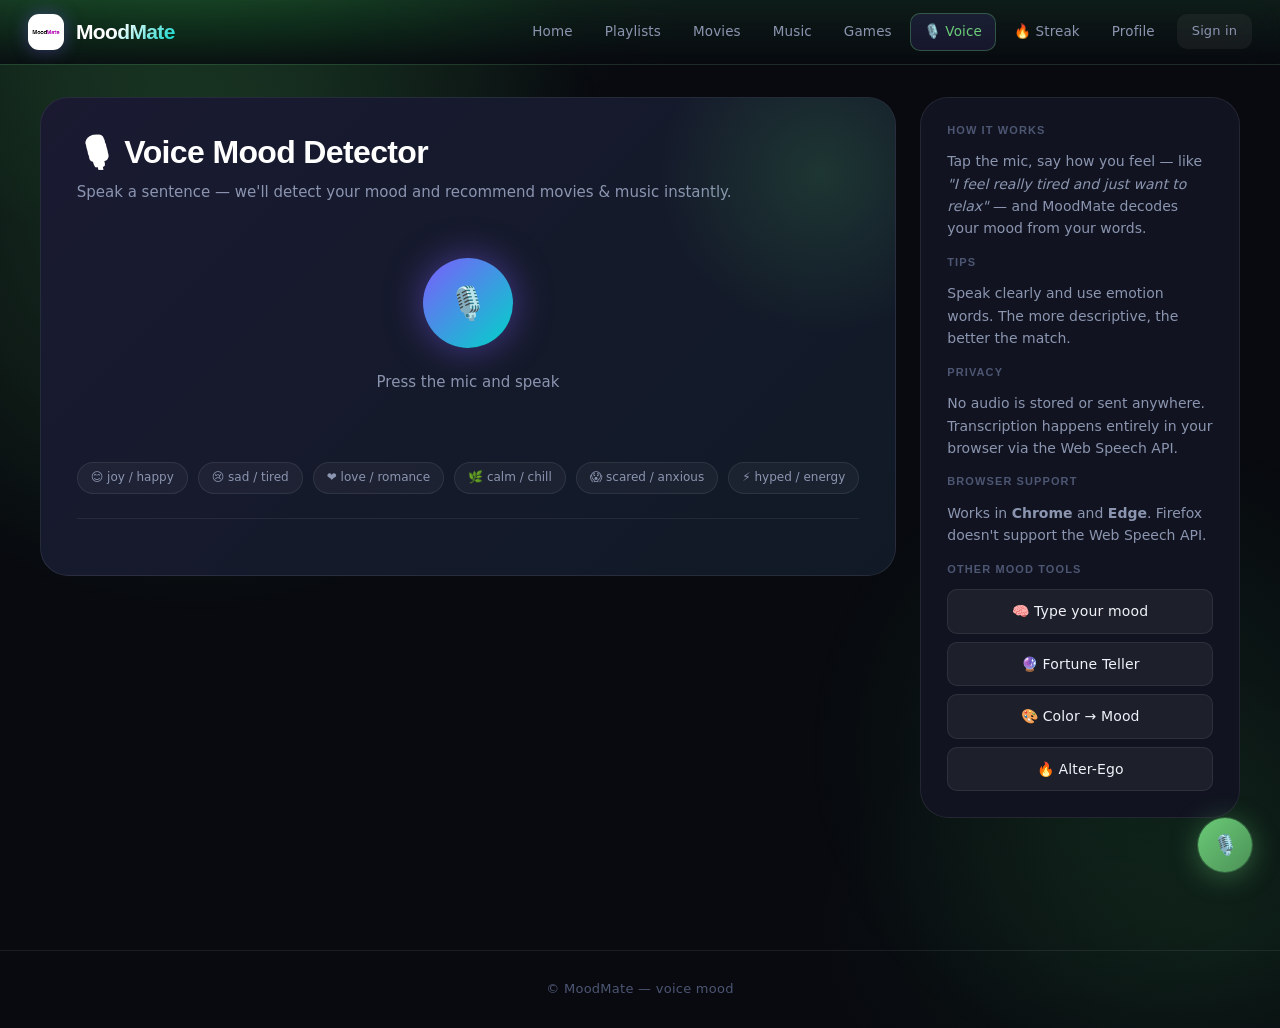
<file: voice-mood.html>
<!DOCTYPE html>
<html lang="en">
<head>
  <meta charset="UTF-8" />
  <meta name="viewport" content="width=device-width, initial-scale=1" />
  <title>Voice Mood — MoodMate</title>
  <link rel="preconnect" href="https://api.fontshare.com">
  <link rel="stylesheet" href="styles.css" />
</head>
<body class="dark">
<nav class="nav">
  <div class="nav-inner">
    <a class="brand" href="index.html">
      <img src="image.png" alt="MoodMate Logo" class="logo">
      <h1>MoodMate</h1>
    </a>
    <div class="nav-links">
      <a href="index.html">Home</a>
      <a href="playlists.html">Playlists</a>
      <a href="movies.html">Movies</a>
      <a href="music.html">Music</a>
      <a href="games.html">Games</a>
      <a href="voice-mood.html" class="active">🎙️ Voice</a>
      <a href="streak.html">🔥 Streak</a>
      <a href="profile.html">Profile</a>
    </div>
  </div>
</nav>

<div class="container">
  <div class="header">
    <!-- LEFT: voice detector -->
    <div class="hero">
      <h2>🎙️ Voice Mood Detector</h2>
      <p>Speak a sentence — we'll detect your mood and recommend movies &amp; music instantly.</p>

      <!-- Not supported banner -->
      <div id="noSupport" style="display:none; background:#1e1a1a; border:1px solid #5c2626; border-radius:12px; padding:18px 22px; color:#f87171; font-size:14px; text-align:center; margin-bottom:16px;">
        🚫 Your browser doesn't support speech recognition. Try <strong>Chrome</strong> or <strong>Edge</strong>.
      </div>

      <!-- Mic orb -->
      <div style="display:flex; flex-direction:column; align-items:center; gap:22px; padding:32px 0 16px;">
        <div class="voice-orb-wrap" id="orbWrap">
          <div class="pulse-ring"></div>
          <div class="pulse-ring"></div>
          <div class="pulse-ring"></div>
          <button class="vm-mic-btn" id="micBtn" title="Click to speak">🎙️</button>
        </div>

        <div class="vm-status" id="vmStatus">Press the mic and speak</div>
        <div class="vm-transcript" id="vmTranscript"></div>
        <div class="vm-badge" id="vmBadge"></div>

        <div class="vm-chips">
          <span class="vm-chip">😊 joy / happy</span>
          <span class="vm-chip">😢 sad / tired</span>
          <span class="vm-chip">❤️ love / romance</span>
          <span class="vm-chip">🌿 calm / chill</span>
          <span class="vm-chip">😱 scared / anxious</span>
          <span class="vm-chip">⚡ hyped / energy</span>
        </div>

        <div id="retryRow" style="display:none; gap:10px; flex-wrap:wrap; justify-content:center;">
          <button class="btn" id="retryBtn">🔁 Try again</button>
          <a class="btn primary" id="exploreLink" href="playlists.html">🎧 Explore this mood</a>
        </div>
      </div>

      <div style="height:1px; background:var(--card-border); margin:8px 0 20px;"></div>

      <!-- Results injected here -->
      <div id="vmResults"></div>
    </div>

    <!-- RIGHT: how it works panel -->
    <div class="summary">
      <h3>How it works</h3>
      <p style="color:var(--text-2);font-size:14px;margin-bottom:16px;">Tap the mic, say how you feel — like <em>"I feel really tired and just want to relax"</em> — and MoodMate decodes your mood from your words.</p>

      <h3>Tips</h3>
      <p style="color:var(--text-2);font-size:14px;margin-bottom:16px;">Speak clearly and use emotion words. The more descriptive, the better the match.</p>

      <h3>Privacy</h3>
      <p style="color:var(--text-2);font-size:14px;margin-bottom:16px;">No audio is stored or sent anywhere. Transcription happens entirely in your browser via the Web Speech API.</p>

      <h3>Browser support</h3>
      <p style="color:var(--text-2);font-size:14px;margin-bottom:16px;">Works in <strong>Chrome</strong> and <strong>Edge</strong>. Firefox doesn't support the Web Speech API.</p>

      <h3>Other mood tools</h3>
      <div style="display:flex; flex-direction:column; gap:8px; margin-top:8px;">
        <a class="btn" href="emotion-decoder.html">🧠 Type your mood</a>
        <a class="btn" href="fortune.html">🔮 Fortune Teller</a>
        <a class="btn" href="color-mood.html">🎨 Color → Mood</a>
        <a class="btn" href="alterego.html">🔥 Alter-Ego</a>
      </div>
    </div>
  </div>
</div>

<footer class="footer">© MoodMate — voice mood</footer>

<script src="data.js"></script>
<script src="script.js"></script>
<script>
document.addEventListener("DOMContentLoaded", () => {
  renderNavUser();
  applyMoodTheme("relaxed");
  mountFavoriteHandler(document.body);

  const moodKeywords = {
    happy:    ["happy","joy","excited","grateful","great","amazing","wonderful","fantastic","cheerful","good","awesome","smile","laugh","fun","thrilled","elated","delighted","blessed","pumped","stoked"],
    sad:      ["sad","low","down","tired","lonely","cry","depressed","unhappy","miserable","hopeless","gloomy","heartbroken","upset","blue","disappointed","dull","empty","lost","broken","hurt","miss"],
    romantic: ["love","romance","heart","crush","valentine","beloved","darling","affection","passionate","tender","intimate","miss","yearning","adore","together","date","kiss","sweet","cute"],
    relaxed:  ["calm","peace","relax","chill","rest","quiet","serene","slow","gentle","easy","mellow","cozy","soft","lazy","breathe","unwind","still","tranquil","zen","breezy"],
    scared:   ["scared","anxious","afraid","fear","nervous","worry","panic","dread","terrified","horror","uneasy","stressed","tense","overwhelmed","paranoid","shaky","dark","creepy","nightmare"],
    energetic:["hype","energy","pumped","wild","fired","motivated","productive","unstoppable","bounce","rush","sprint","powerful","electric","loud","dance","party","lit","go","move","alive","charge"]
  };

  const moodMeta = {
    happy:    { emoji:"😊", label:"Happy",    color:"var(--happy)",    bg:"rgba(255,213,79,.15)"  },
    sad:      { emoji:"😢", label:"Sad",       color:"var(--sad)",      bg:"rgba(144,202,249,.15)" },
    romantic: { emoji:"❤️", label:"Romantic",  color:"var(--romantic)", bg:"rgba(244,143,177,.15)" },
    relaxed:  { emoji:"🌿", label:"Relaxed",   color:"var(--relaxed)",  bg:"rgba(179,157,219,.15)" },
    scared:   { emoji:"😱", label:"Scared",    color:"var(--scared)",   bg:"rgba(239,154,154,.15)" },
    energetic:{ emoji:"⚡", label:"Energetic", color:"var(--energetic)", bg:"rgba(251,146,60,.12)" }
  };

  function detectMood(text) {
    const t = text.toLowerCase();
    let best = "happy", score = 0;
    for (const [mood, words] of Object.entries(moodKeywords)) {
      const s = words.reduce((acc, w) => acc + (t.includes(w) ? 1 : 0), 0);
      if (s > score) { score = s; best = mood; }
    }
    return best;
  }

  function highlightKeywords(text) {
    let out = text;
    for (const [mood, words] of Object.entries(moodKeywords)) {
      for (const w of words) {
        const re = new RegExp(`\\b(${w})\\b`, "gi");
        out = out.replace(re, `<span class="kw kw-${mood}">$1</span>`);
      }
    }
    return out;
  }

  function pickN(arr, n) {
    return [...arr].sort(() => Math.random() - .5).slice(0, n);
  }

  function showResults(mood, text) {
    const meta = moodMeta[mood];
    applyMoodTheme(mood);

    const badge = document.getElementById("vmBadge");
    badge.style.background = meta.bg;
    badge.style.borderColor = meta.color;
    badge.style.color = meta.color;
    badge.innerHTML = `${meta.emoji} Detected mood: <strong>${meta.label}</strong>`;
    badge.classList.add("show");

    const box = document.getElementById("vmTranscript");
    box.innerHTML = `<span style="color:var(--text-3);font-size:11px;letter-spacing:.6px;text-transform:uppercase;display:block;margin-bottom:6px;">You said:</span>${highlightKeywords(text)}`;
    box.classList.add("visible");

    const exploreLink = document.getElementById("exploreLink");
    exploreLink.href = `playlists.html?mood=${encodeURIComponent(mood)}`;
    document.getElementById("retryRow").style.display = "flex";

    const movies = pickN(moodData[mood]?.movies || [], 3);
    const music  = pickN(moodData[mood]?.music  || [], 3);

    document.getElementById("vmResults").innerHTML = `
      <h3 style="margin:0 0 4px;">Picks for your vibe</h3>
      <p class="meta" style="margin-bottom:16px;">Curated for <strong style="color:${meta.color}">${meta.emoji} ${meta.label}</strong> mood</p>
      <div class="vm-results-grid">
        <div class="result-col">
          <h4>🎬 Movies</h4>
          <div class="grid" style="grid-template-columns:1fr;">
            ${movies.length ? movies.map(m => movieCard(m, mood)).join("") : `<p class="meta">No movies found.</p>`}
          </div>
        </div>
        <div class="result-col">
          <h4>🎵 Music</h4>
          <div class="grid" style="grid-template-columns:1fr;">
            ${music.length ? music.map(t => musicCard(t, mood)).join("") : `<p class="meta">No music found.</p>`}
          </div>
        </div>
      </div>
    `;
  }

  const SR = window.SpeechRecognition || window.webkitSpeechRecognition;
  const micBtn   = document.getElementById("micBtn");
  const orbWrap  = document.getElementById("orbWrap");
  const statusEl = document.getElementById("vmStatus");

  if (!SR) {
    document.getElementById("noSupport").style.display = "block";
    micBtn.disabled = true;
    micBtn.style.opacity = ".4";
    micBtn.style.cursor = "not-allowed";
  } else {
    // Key fix: create a FRESH recognition instance each time.
    // Reusing the same instance after .stop() causes silent failures in Edge/Chrome.
    let isRecording = false;
    let permissionGranted = false;
    let finalTranscript = "";
    let recognition = null;

    function resetUI() {
      micBtn.classList.remove("recording");
      orbWrap.classList.remove("orb-recording");
      micBtn.innerHTML = "🎙️";
      isRecording = false;
    }

    function buildRecognition() {
      const r = new SR();
      r.lang = "en-US";
      r.continuous = false;          // stop automatically after pause
      r.interimResults = true;
      r.maxAlternatives = 1;

      r.onstart = () => {
        // onstart fires AFTER permission is granted and mic is open
        permissionGranted = true;
        isRecording = true;
        statusEl.textContent = "Listening… speak now";
        statusEl.className = "vm-status active";
      };

      r.onresult = (e) => {
        let interim = "";
        finalTranscript = "";
        for (let i = 0; i < e.results.length; i++) {
          const t = e.results[i][0].transcript;
          if (e.results[i].isFinal) finalTranscript += t + " ";
          else interim += t;
        }
        const box = document.getElementById("vmTranscript");
        box.classList.add("visible");
        box.innerHTML = `<span style="color:var(--text-3);font-size:11px;letter-spacing:.6px;text-transform:uppercase;display:block;margin-bottom:6px;">You said:</span>${finalTranscript}<span style="opacity:0.5">${interim}</span>`;
      };

      r.onerror = (e) => {
        resetUI();
        const msgs = {
          "not-allowed":  "Microphone blocked. Click the padlock in the address bar to allow mic access.",
          "no-speech":    "No speech detected. Please try again.",
          "network":      "Network error — check your connection.",
          "aborted":      "Recording stopped.",
          "audio-capture":"No microphone found."
        };
        statusEl.textContent = msgs[e.error] || `Error: ${e.error}`;
        statusEl.className = "vm-status";
      };

      r.onend = () => {
        resetUI();
        const text = finalTranscript.trim();

        // Edge/Chrome fires onend with no results on the FIRST click when it's
        // asking for permission. If so, just update the status and let the user click again.
        if (!text) {
          if (!permissionGranted) {
            statusEl.textContent = "Permission requested — click mic again to start.";
          } else {
            statusEl.textContent = "Nothing heard. Tap mic and try again.";
          }
          statusEl.className = "vm-status";
          return;
        }

        const mood = detectMood(text);
        statusEl.textContent = "Mood detected!";
        statusEl.className = "vm-status detected";
        showResults(mood, text);
      };

      return r;
    }

    function startRecording() {
      if (isRecording) {
        recognition.stop();
        return;
      }

      // Always create a fresh instance — avoids Edge's "already started" silent bug
      recognition = buildRecognition();
      finalTranscript = "";

      micBtn.classList.add("recording");
      orbWrap.classList.add("orb-recording");
      micBtn.innerHTML = "⏹️";
      statusEl.textContent = "Waiting for mic permission…";
      statusEl.className = "vm-status active";

      document.getElementById("vmResults").innerHTML = "";
      document.getElementById("vmBadge").classList.remove("show");
      document.getElementById("vmTranscript").classList.remove("visible");
      document.getElementById("retryRow").style.display = "none";

      try {
        recognition.start();
      } catch (err) {
        resetUI();
        statusEl.textContent = "Could not start mic. Try again.";
        statusEl.className = "vm-status";
      }
    }

    micBtn.addEventListener("click", startRecording);
    document.getElementById("retryBtn").addEventListener("click", startRecording);
  }
});
</script>

<a class="mic-float" href="voice-mood.html" title="Voice Mood Detector">🎙️</a>
</body>
</html>
</file>
<file: styles.css>
/* ═══════════════════════════════════════════════
   MOODMATE — CINEMATIC LUXURY REDESIGN v2
   Aesthetic: Dark cinema · Glassmorphism · Rich gradients
   Fonts: Clash Display · Satoshi
═══════════════════════════════════════════════ */

@import url('https://api.fontshare.com/v2/css?f[]=clash-display@400,500,600,700&f[]=satoshi@300,400,500,700&display=swap');

:root {
  --bg:           #080a0f;
  --bg-2:         #0d1018;
  --surface:      #111420;
  --surface-2:    #161b28;
  --glass:        rgba(255,255,255,0.03);
  --glass-border: rgba(255,255,255,0.08);
  --text:         #f0f2f8;
  --text-2:       #8b95b0;
  --text-3:       #4d5673;
  --accent:       #7c5cfc;
  --accent-2:     #00d4c8;
  --accent-3:     #ff6b9d;
  --glow-purple:  rgba(124,92,252,0.4);
  --glow-teal:    rgba(0,212,200,0.3);
  --happy:        #ffd93d;
  --sad:          #74b3f7;
  --romantic:     #ff6b9d;
  --relaxed:      #6bcb77;
  --scared:       #f8a05a;
  --energetic:    #ff4757;
  --adventurous:  #00d4c8;
  --card-bg:      #13172100;
  --card-border:  rgba(255,255,255,0.07);
  --ok:           #00d4a0;
  --danger:       #ff4757;
  --radius-sm:    10px;
  --radius:       16px;
  --radius-lg:    22px;
  --radius-xl:    28px;
  --font-display: 'Clash Display', 'DM Sans', sans-serif;
  --font-body:    'Satoshi', 'DM Sans', system-ui, sans-serif;
}

*, *::before, *::after { box-sizing: border-box; margin: 0; padding: 0; }
html { scroll-behavior: smooth; }

body {
  background: var(--bg);
  color: var(--text);
  font-family: var(--font-body);
  font-size: 15px;
  line-height: 1.6;
  min-height: 100vh;
  display: flex;
  flex-direction: column;
  overflow-x: hidden;
  transition: background 0.8s ease;
}

body::before {
  content: '';
  position: fixed;
  top: -250px; left: -250px;
  width: 900px; height: 900px;
  background: var(--mood-glow-top, radial-gradient(circle, rgba(124,92,252,0.13) 0%, transparent 65%));
  pointer-events: none; z-index: 0;
  transition: background 0.8s ease;
}
body::after {
  content: '';
  position: fixed;
  bottom: -200px; right: -200px;
  width: 700px; height: 700px;
  background: var(--mood-glow-bottom, radial-gradient(circle, rgba(0,212,200,0.08) 0%, transparent 65%));
  pointer-events: none; z-index: 0;
  transition: background 0.8s ease;
}

a { color: var(--accent-2); text-decoration: none; transition: color 0.2s; }
a:hover { color: var(--text); text-decoration: none; }

::-webkit-scrollbar { width: 5px; }
::-webkit-scrollbar-track { background: var(--bg); }
::-webkit-scrollbar-thumb { background: #1e2436; border-radius: 99px; }
::-webkit-scrollbar-thumb:hover { background: var(--text-3); }

h1,h2,h3,h4 { font-family: var(--font-display); letter-spacing: -0.02em; line-height: 1.15; }

.container { max-width: 1280px; margin: 0 auto; padding: 32px 28px; flex-grow: 1; position: relative; z-index: 1; }

/* ─── NAV ─── */
.nav {
  position: sticky; top: 0; z-index: 1000;
  background: rgba(8,10,15,0.75);
  backdrop-filter: blur(24px) saturate(1.6);
  -webkit-backdrop-filter: blur(24px) saturate(1.6);
  border-bottom: 1px solid rgba(255,255,255,0.06);
}
.nav-inner { display:flex; align-items:center; justify-content:space-between; padding:13px 28px; max-width:1280px; margin:0 auto; }
.brand { display:flex; gap:12px; align-items:center; text-decoration:none; }
.logo { width:36px; height:36px; border-radius:11px; background:linear-gradient(135deg,var(--accent),var(--accent-2)); box-shadow:0 0 18px var(--glow-purple); flex-shrink:0; object-fit:cover; }
.brand h1 { font-family:var(--font-display); font-size:21px; font-weight:700; background:linear-gradient(135deg,#fff 40%,var(--accent-2)); -webkit-background-clip:text; -webkit-text-fill-color:transparent; background-clip:text; letter-spacing:-0.03em; }
.nav-links { display:flex; gap:4px; align-items:center; }
.nav-links a { padding:7px 13px; border-radius:var(--radius-sm); color:var(--text-2); font-size:13.5px; font-weight:500; transition:all 0.2s; border:1px solid transparent; letter-spacing:0.01em; }
.nav-links a:hover { color:var(--text); background:var(--glass); border-color:var(--glass-border); text-decoration:none; }
.nav-links a.active { color:var(--text); background:rgba(124,92,252,0.12); border-color:rgba(124,92,252,0.28); }
.avatar { width:32px; height:32px; border-radius:50%; background:linear-gradient(135deg,var(--accent),var(--accent-3)); display:inline-grid; place-items:center; font-size:13px; font-weight:700; color:#fff; border:2px solid rgba(124,92,252,0.35); }

/* ─── LAYOUT — RIGHT-SIDE CONTENT ─── */
/* ALL pages use this two-column layout: main content on LEFT, summary panel on RIGHT */
.header {
  display: grid;
  grid-template-columns: 1fr 320px;
  gap: 24px;
  margin-bottom: 40px;
  align-items: start;
}

/* For pages that want full-width hero without sidebar */
.header.full-width {
  grid-template-columns: 1fr;
}

.hero {
  background: linear-gradient(135deg, rgba(124,92,252,0.08) 0%, rgba(0,212,200,0.03) 100%), var(--surface);
  border:1px solid var(--glass-border); border-radius:var(--radius-xl); padding:36px; position:relative; overflow:hidden;
}
.hero::before { content:''; position:absolute; top:-100px; right:-100px; width:350px; height:350px; background:radial-gradient(circle,rgba(124,92,252,0.13) 0%,transparent 65%); pointer-events:none; }
.hero h2 { font-size:32px; font-weight:700; margin-bottom:10px; background:linear-gradient(135deg,#fff 50%,var(--text-2)); -webkit-background-clip:text; -webkit-text-fill-color:transparent; background-clip:text; }
.hero p { color:var(--text-2); font-size:15px; margin-bottom:22px; }

/* Summary panel — always right side */
.summary {
  background:var(--surface);
  border:1px solid var(--glass-border);
  border-radius:var(--radius-xl);
  padding:26px;
  position: sticky;
  top: 80px;
}
.summary h3 { font-size:11px; text-transform:uppercase; letter-spacing:0.1em; color:var(--text-3); margin-bottom:14px; font-family:var(--font-display); }

.section { margin-top:48px; }
.section h3 { font-size:22px; font-weight:700; margin-bottom:20px; display:flex; align-items:center; gap:10px; }
.section h3::after { content:''; flex:1; height:1px; background:linear-gradient(90deg,var(--glass-border) 0%,transparent 100%); margin-left:10px; }

/* ─── TOOLBAR ─── */
.toolbar { display:flex; flex-wrap:wrap; gap:10px; margin-bottom:6px; }
.select, .input {
  background:rgba(255,255,255,0.04); border:1px solid var(--glass-border);
  color:var(--text); border-radius:var(--radius-sm); padding:10px 14px; min-width:155px;
  font-family:var(--font-body); font-size:14px; transition:border-color 0.2s,background 0.2s;
  outline:none; appearance:none; -webkit-appearance:none;
  background-image:url("data:image/svg+xml,%3Csvg xmlns='http://www.w3.org/2000/svg' width='12' height='12' viewBox='0 0 12 12'%3E%3Cpath fill='%238b95b0' d='M6 8L1 3h10z'/%3E%3C/svg%3E");
  background-repeat:no-repeat; background-position:right 12px center; padding-right:32px;
}
.input { background-image:none; padding-right:14px; }
.select:focus,.input:focus { border-color:rgba(124,92,252,0.5); background-color:rgba(124,92,252,0.06); }
.select option { background:var(--surface); color:var(--text); }

/* ─── BUTTONS ─── */
.btn { display:inline-flex; align-items:center; justify-content:center; gap:7px; padding:10px 20px; border-radius:var(--radius-sm); border:1px solid var(--glass-border); background:rgba(255,255,255,0.05); color:var(--text); cursor:pointer; font-size:14px; font-family:var(--font-body); font-weight:500; text-decoration:none; transition:all 0.2s; white-space:nowrap; letter-spacing:0.01em; }
.btn:hover { background:rgba(255,255,255,0.09); border-color:rgba(255,255,255,0.14); color:var(--text); text-decoration:none; transform:translateY(-1px); }
.btn:active { transform:scale(0.97) translateY(0); }
.btn.primary { background:linear-gradient(135deg,var(--accent),#9b77ff); border-color:transparent; color:#fff; font-weight:600; box-shadow:0 4px 20px rgba(124,92,252,0.35); }
.btn.primary:hover { box-shadow:0 6px 28px rgba(124,92,252,0.55); transform:translateY(-2px); }
.btn.danger { background:linear-gradient(135deg,var(--danger),#ff7675); border-color:transparent; color:#fff; }
.btn.success { background:linear-gradient(135deg,var(--ok),#00b8a9); border-color:transparent; color:#fff; font-weight:600; }
.btn:disabled { opacity:0.35; cursor:not-allowed; transform:none !important; }

/* ════════════════════════════════════════════
   CARD SYSTEM — 16:9 POSTER, 3-PER-ROW
════════════════════════════════════════════ */

/* Default grid: 3 columns */
.grid {
  display: grid;
  grid-template-columns: repeat(3, 1fr);
  gap: 20px;
  align-items: stretch;
}

/* For auto-fill contexts (playlists, search results) */
.grid-auto {
  display: grid;
  grid-template-columns: repeat(auto-fill, minmax(280px, 1fr));
  gap: 20px;
}

.card {
  display: flex;
  flex-direction: column;
  background: var(--surface);
  border: 1px solid rgba(255,255,255,0.06);
  border-radius: var(--radius-lg);
  overflow: hidden;
  transition: transform 0.35s cubic-bezier(.2,.8,.2,1), box-shadow 0.35s, border-color 0.3s;
  position: relative;
  text-decoration: none;
  color: var(--text);
}

.card::before {
  content: ''; position: absolute; inset: 0; border-radius: var(--radius-lg);
  background: linear-gradient(135deg,rgba(255,255,255,0.025) 0%,transparent 60%);
  pointer-events: none; z-index: 1;
}

.card:hover {
  transform: translateY(-6px) scale(1.02);
  box-shadow: 0 24px 60px rgba(0,0,0,0.55), 0 0 0 1px rgba(124,92,252,0.25);
  border-color: rgba(124,92,252,0.22);
  text-decoration: none; color: var(--text);
}

/* ── POSTER thumbnail ── */
.thumb {
  width: 100%;
  aspect-ratio: 16 / 9;
  background: linear-gradient(160deg,#161b28 0%,#0d1018 100%);
  display: grid;
  place-items: center;
  color: var(--text-3);
  flex-shrink: 0;
  position: relative;
  overflow: hidden;
  font-size: 13px;
}

/* Music covers are square */
#musicGrid .card .thumb,
#quickMusic .card .thumb {
  aspect-ratio: 16 / 9;
}

.thumb img {
  width: 100%; height: 100%; object-fit: cover;
  transition: transform 0.5s cubic-bezier(.2,.8,.2,1), filter 0.35s;
  filter: brightness(0.92) saturate(1.15);
}
.card:hover .thumb img { transform: scale(1.08); filter: brightness(1.05) saturate(1.25); }

.thumb::after {
  content: ''; position: absolute; bottom: 0; left: 0; right: 0; height: 40%;
  background: linear-gradient(to top,rgba(17,20,32,0.85) 0%,transparent 100%);
  pointer-events: none; z-index: 1;
}

.rating-badge {
  position: absolute; top: 10px; right: 10px; z-index: 3;
  background: rgba(0,0,0,0.6); backdrop-filter: blur(10px);
  border: 1px solid rgba(255,255,255,0.12); border-radius: 8px;
  padding: 3px 8px; font-size: 11.5px; font-weight: 700; color: var(--happy);
  display: flex; align-items: center; gap: 3px;
}

/* ── CARD BODY: left-aligned layout ── */
.body {
  padding: 12px 14px 14px;
  display: flex;
  flex-direction: column;
  gap: 4px;
  flex-grow: 1;
  align-items: flex-start;
  text-align: left;
}

.title {
  font-family: var(--font-display);
  font-weight: 600;
  font-size: 14px;
  line-height: 1.35;
  letter-spacing: -0.01em;
  color: var(--text);
  text-align: left;
  width: 100%;
  white-space: nowrap;
  overflow: hidden;
  text-overflow: ellipsis;
}

.meta {
  color: var(--text-2);
  font-size: 11.5px;
  font-weight: 400;
  line-height: 1.4;
  text-align: left;
  width: 100%;
}

.actions {
  display: flex;
  gap: 8px;
  margin-top: auto;
  padding-top: 10px;
  width: 100%;
  justify-content: flex-start;
}

.actions .btn {
  padding: 6px 12px;
  font-size: 12px;
  border-radius: 8px;
  flex: 0 0 auto;
}

/* ── MUSIC GRID ── */
#musicGrid {
  grid-template-columns: repeat(4, 1fr);
  gap: 20px;
}

/* ── MOVIES GRID ── */
#moviesGrid {
  grid-template-columns: repeat(4, 1fr);
  gap: 20px;
}

/* Playlists results grid */
#results.grid {
  grid-template-columns: repeat(4, 1fr);
  gap: 20px;
}

/* Quick pick single cards */
#quickMusic .card,
#quickMovie .card {
  flex-direction: column;
  height: auto;
}
#quickMusic .card .thumb,
#quickMovie .card .thumb {
  width: 100%;
}
#quickMovie .card .thumb { aspect-ratio: 16/9; }
#quickMusic .card .thumb { aspect-ratio: 16/9; }

/* ─── MOOD CARDS ─── */
.mood-cards { display:grid; grid-template-columns:repeat(6,1fr); gap:10px; margin-top:4px; }
.mood-btn { display:flex; flex-direction:column; align-items:center; justify-content:center; padding:18px 8px; border:1px solid var(--glass-border); border-radius:var(--radius); background:rgba(255,255,255,0.025); cursor:pointer; transition:all 0.28s cubic-bezier(.2,.8,.2,1); text-decoration:none; gap:9px; position:relative; overflow:hidden; }
.mood-btn::before { content:''; position:absolute; inset:0; opacity:0; background:radial-gradient(circle at 50% 80%,rgba(124,92,252,0.25) 0%,transparent 70%); transition:opacity 0.3s; }
.mood-btn:hover::before { opacity:1; }
.mood-btn:hover { transform:translateY(-4px); border-color:rgba(124,92,252,0.35); background:rgba(255,255,255,0.04); text-decoration:none; }
.mood-emoji { font-size:28px; filter:drop-shadow(0 0 8px rgba(255,255,255,0.2)); }
.mood-label { font-size:11.5px; font-weight:600; letter-spacing:0.04em; text-transform:uppercase; color:var(--text-2); font-family:var(--font-display); }

/* ════════════════════════════════════════════
   DETAIL PAGE
════════════════════════════════════════════ */
.detail-hero {
  background: linear-gradient(135deg, rgba(124,92,252,0.08) 0%, rgba(0,212,200,0.03) 100%), var(--surface);
  border: 1px solid var(--glass-border);
  border-radius: var(--radius-xl);
  padding: 40px;
  position: relative;
  overflow: hidden;
}

.detail-hero::before {
  content: '';
  position: absolute; top: -100px; right: -100px;
  width: 400px; height: 400px;
  background: radial-gradient(circle, rgba(124,92,252,0.15) 0%, transparent 65%);
  pointer-events: none;
}

.detail-poster {
  width: 100%;
  aspect-ratio: 16/9;
  background: linear-gradient(160deg,#161b28 0%,#0d1018 100%);
  border-radius: var(--radius-lg);
  overflow: hidden;
  position: relative;
  margin-bottom: 24px;
  display: grid;
  place-items: center;
}

.detail-poster img {
  width: 100%; height: 100%; object-fit: cover;
}

.detail-poster-placeholder {
  font-size: 64px;
  opacity: 0.3;
}

.detail-title {
  font-size: 28px;
  font-weight: 700;
  margin-bottom: 6px;
  background: linear-gradient(135deg, #fff 50%, var(--text-2));
  -webkit-background-clip: text;
  -webkit-text-fill-color: transparent;
  background-clip: text;
}

.detail-meta {
  color: var(--text-2);
  font-size: 14px;
  margin-bottom: 20px;
}

.detail-actions {
  display: flex;
  gap: 10px;
  flex-wrap: wrap;
  margin-bottom: 28px;
}

/* Detail info cards in right panel */
.detail-info-card {
  background: rgba(255,255,255,0.03);
  border: 1px solid var(--glass-border);
  border-radius: var(--radius);
  padding: 16px;
  margin-bottom: 12px;
}

.detail-info-label {
  font-size: 10px;
  text-transform: uppercase;
  letter-spacing: 0.1em;
  color: var(--text-3);
  font-family: var(--font-display);
  margin-bottom: 6px;
}

.detail-info-value {
  font-size: 14px;
  color: var(--text-2);
  line-height: 1.5;
}

/* ─── PAGE HERO BANNERS ─── */
.page-hero-banner {
  background: linear-gradient(135deg, rgba(124,92,252,0.15) 0%, rgba(0,212,200,0.06) 100%), var(--surface);
  border: 1px solid var(--glass-border);
  border-radius: var(--radius-xl);
  padding: 40px;
  position: relative;
  overflow: hidden;
  margin-bottom: 36px;
}
.page-hero-banner::before {
  position: absolute; right: 32px; top: 50%;
  transform: translateY(-50%);
  font-size: 100px; opacity: 0.06; pointer-events: none;
}
.page-hero-banner.movies::before { content: '🎬'; }
.page-hero-banner.music::before  { content: '🎵'; }
.page-hero-banner h2 { font-size: 36px; margin-bottom: 8px; }
.page-hero-banner p  { color: var(--text-2); font-size: 15px; margin-bottom: 24px; }

/* ─── MOOD FILTER PILLS ─── */
.mood-filter-pills { display:flex; gap:8px; flex-wrap:wrap; margin-bottom:28px; }
.mood-pill {
  padding:8px 18px; border-radius:999px; border:1px solid var(--glass-border);
  background:rgba(255,255,255,0.04); color:var(--text-2); font-size:13px;
  font-weight:600; cursor:pointer; transition:all 0.2s; font-family:var(--font-body);
  letter-spacing:0.02em;
}
.mood-pill:hover { background:rgba(255,255,255,0.08); color:var(--text); transform:translateY(-1px); }
.mood-pill.active { background:rgba(124,92,252,0.18); border-color:rgba(124,92,252,0.45); color:var(--text); }
.mood-pill[data-mood="happy"].active     { background:rgba(255,217,61,0.15);  border-color:rgba(255,217,61,0.45);  color:var(--happy); }
.mood-pill[data-mood="sad"].active       { background:rgba(116,179,247,0.15); border-color:rgba(116,179,247,0.45); color:var(--sad); }
.mood-pill[data-mood="romantic"].active  { background:rgba(255,107,157,0.15); border-color:rgba(255,107,157,0.45); color:var(--romantic); }
.mood-pill[data-mood="relaxed"].active   { background:rgba(107,203,119,0.15); border-color:rgba(107,203,119,0.45); color:var(--relaxed); }
.mood-pill[data-mood="scared"].active    { background:rgba(248,160,90,0.15);  border-color:rgba(248,160,90,0.45);  color:var(--scared); }
.mood-pill[data-mood="energetic"].active { background:rgba(255,71,87,0.15);   border-color:rgba(255,71,87,0.45);   color:var(--energetic); }

.count-label { color:var(--text-3); font-size:13px; font-weight:500; margin-bottom:16px; }

/* ─── MOOD THEMES ─── */
body.happy {
  background:
    radial-gradient(ellipse 1200px 600px at 5% -10%, rgba(255,200,50,0.18) 0%, transparent 55%),
    radial-gradient(ellipse 800px 500px at 95% 90%,  rgba(200,150,20,0.12) 0%, transparent 50%),
    var(--bg);
  --mood-glow-top:    radial-gradient(circle, rgba(255,200,50,0.25) 0%, transparent 65%);
  --mood-glow-bottom: radial-gradient(circle, rgba(200,150,20,0.15) 0%, transparent 65%);
}
body.sad {
  background:
    radial-gradient(ellipse 1200px 600px at 5% -10%, rgba(80,130,220,0.18) 0%, transparent 55%),
    radial-gradient(ellipse 800px 500px at 95% 90%,  rgba(60,100,180,0.12) 0%, transparent 50%),
    var(--bg);
  --mood-glow-top:    radial-gradient(circle, rgba(80,130,220,0.25) 0%, transparent 65%);
  --mood-glow-bottom: radial-gradient(circle, rgba(60,100,180,0.15) 0%, transparent 65%);
}
body.romantic {
  background:
    radial-gradient(ellipse 1200px 600px at 5% -10%, rgba(255,80,140,0.18) 0%, transparent 55%),
    radial-gradient(ellipse 800px 500px at 95% 90%,  rgba(200,50,110,0.12) 0%, transparent 50%),
    var(--bg);
  --mood-glow-top:    radial-gradient(circle, rgba(255,80,140,0.25) 0%, transparent 65%);
  --mood-glow-bottom: radial-gradient(circle, rgba(200,50,110,0.15) 0%, transparent 65%);
}
body.relaxed {
  background:
    radial-gradient(ellipse 1200px 600px at 5% -10%, rgba(80,200,100,0.16) 0%, transparent 55%),
    radial-gradient(ellipse 800px 500px at 95% 90%,  rgba(50,160,80,0.10)  0%, transparent 50%),
    var(--bg);
  --mood-glow-top:    radial-gradient(circle, rgba(80,200,100,0.22) 0%, transparent 65%);
  --mood-glow-bottom: radial-gradient(circle, rgba(50,160,80,0.14)  0%, transparent 65%);
}
body.scared {
  background:
    radial-gradient(ellipse 1200px 600px at 5% -10%, rgba(220,90,30,0.18)  0%, transparent 55%),
    radial-gradient(ellipse 800px 500px at 95% 90%,  rgba(160,50,20,0.12)  0%, transparent 50%),
    var(--bg);
  --mood-glow-top:    radial-gradient(circle, rgba(220,90,30,0.25)  0%, transparent 65%);
  --mood-glow-bottom: radial-gradient(circle, rgba(160,50,20,0.18)  0%, transparent 65%);
}
body.energetic {
  background:
    radial-gradient(ellipse 1200px 600px at 5% -10%, rgba(255,50,70,0.22)  0%, transparent 55%),
    radial-gradient(ellipse 800px 500px at 95% 90%,  rgba(200,20,50,0.15)  0%, transparent 50%),
    radial-gradient(ellipse 500px 400px at 65% 30%,  rgba(255,100,50,0.08) 0%, transparent 60%),
    var(--bg);
  --mood-glow-top:    radial-gradient(circle, rgba(255,50,70,0.28)  0%, transparent 65%);
  --mood-glow-bottom: radial-gradient(circle, rgba(200,20,50,0.18)  0%, transparent 65%);
}
body.adventurous {
  background:
    radial-gradient(ellipse 1200px 600px at 5% -10%, rgba(0,212,200,0.18) 0%, transparent 55%),
    radial-gradient(ellipse 800px 500px at 95% 90%,  rgba(0,160,150,0.12) 0%, transparent 50%),
    var(--bg);
  --mood-glow-top:    radial-gradient(circle, rgba(0,212,200,0.22) 0%, transparent 65%);
  --mood-glow-bottom: radial-gradient(circle, rgba(0,160,150,0.14) 0%, transparent 65%);
}

body.happy    .nav { background: linear-gradient(180deg, rgba(255,217,61,0.10) 0%, rgba(8,10,15,0.80) 100%); }
body.sad      .nav { background: linear-gradient(180deg, rgba(80,130,220,0.12) 0%, rgba(8,10,15,0.80) 100%); }
body.romantic .nav { background: linear-gradient(180deg, rgba(255,80,140,0.12) 0%, rgba(8,10,15,0.80) 100%); }
body.relaxed  .nav { background: linear-gradient(180deg, rgba(80,200,100,0.10) 0%, rgba(8,10,15,0.80) 100%); }
body.scared   .nav { background: linear-gradient(180deg, rgba(220,90,30,0.12)  0%, rgba(8,10,15,0.80) 100%); }
body.energetic .nav { background: linear-gradient(180deg, rgba(255,50,70,0.12) 0%, rgba(8,10,15,0.80) 100%); }

body.happy    .hero::before { background: radial-gradient(circle, rgba(255,217,61,0.18) 0%, transparent 65%); }
body.sad      .hero::before { background: radial-gradient(circle, rgba(80,130,220,0.18) 0%, transparent 65%); }
body.romantic .hero::before { background: radial-gradient(circle, rgba(255,80,140,0.18) 0%, transparent 65%); }
body.relaxed  .hero::before { background: radial-gradient(circle, rgba(80,200,100,0.16) 0%, transparent 65%); }
body.scared   .hero::before { background: radial-gradient(circle, rgba(220,90,30,0.18)  0%, transparent 65%); }
body.energetic .hero::before { background: radial-gradient(circle, rgba(255,50,70,0.18) 0%, transparent 65%); }

body.happy    .card:hover { box-shadow: 0 24px 60px rgba(0,0,0,0.55), 0 0 0 1px rgba(255,217,61,0.30); border-color: rgba(255,217,61,0.25); }
body.sad      .card:hover { box-shadow: 0 24px 60px rgba(0,0,0,0.55), 0 0 0 1px rgba(80,130,220,0.30); border-color: rgba(80,130,220,0.25); }
body.romantic .card:hover { box-shadow: 0 24px 60px rgba(0,0,0,0.55), 0 0 0 1px rgba(255,80,140,0.30); border-color: rgba(255,80,140,0.25); }
body.relaxed  .card:hover { box-shadow: 0 24px 60px rgba(0,0,0,0.55), 0 0 0 1px rgba(80,200,100,0.28); border-color: rgba(80,200,100,0.22); }
body.scared   .card:hover { box-shadow: 0 24px 60px rgba(0,0,0,0.55), 0 0 0 1px rgba(220,90,30,0.30);  border-color: rgba(220,90,30,0.25); }
body.energetic .card:hover { box-shadow: 0 24px 60px rgba(0,0,0,0.55), 0 0 0 1px rgba(255,50,70,0.30);  border-color: rgba(255,50,70,0.25); }

/* ─── FOOTER ─── */
.footer { padding:28px; text-align:center; color:var(--text-3); border-top:1px solid var(--glass-border); margin-top:60px; font-size:13px; letter-spacing:0.02em; position:relative; z-index:1; }

/* ─── MIC FLOAT ─── */
.mic-float { position:fixed; bottom:28px; right:28px; z-index:999; width:54px; height:54px; border-radius:50%; background:linear-gradient(135deg,var(--accent),#9b77ff); border:none; cursor:pointer; display:grid; place-items:center; font-size:20px; box-shadow:0 4px 28px rgba(124,92,252,0.5),0 0 0 1px rgba(124,92,252,0.3); transition:transform 0.2s,box-shadow 0.2s; text-decoration:none; color:#fff; }
.mic-float:hover { transform:scale(1.12) translateY(-2px); box-shadow:0 8px 36px rgba(124,92,252,0.7); text-decoration:none; color:#fff; }
.mic-float:active { transform:scale(0.95); }
.mic-float[title]:hover::after { content:attr(title); position:absolute; right:64px; bottom:50%; transform:translateY(50%); background:var(--surface); border:1px solid var(--glass-border); color:var(--text); padding:5px 11px; border-radius:8px; font-size:12px; font-family:var(--font-body); white-space:nowrap; pointer-events:none; }

/* ─── VOICE MOOD ─── */
.voice-orb-wrap { position:relative; display:flex; align-items:center; justify-content:center; }
.pulse-ring { position:absolute; border-radius:50%; border:2px solid var(--accent); opacity:0; pointer-events:none; }
.pulse-ring:nth-child(1) { width:115px; height:115px; }
.pulse-ring:nth-child(2) { width:155px; height:155px; }
.pulse-ring:nth-child(3) { width:195px; height:195px; }
.orb-recording .pulse-ring:nth-child(1) { animation:vmpulse 1.4s ease-out infinite; }
.orb-recording .pulse-ring:nth-child(2) { animation:vmpulse 1.4s ease-out .3s infinite; }
.orb-recording .pulse-ring:nth-child(3) { animation:vmpulse 1.4s ease-out .6s infinite; }
@keyframes vmpulse { 0%{opacity:.7;transform:scale(.9)} 100%{opacity:0;transform:scale(1.05)} }
.vm-mic-btn { position:relative; z-index:2; width:90px; height:90px; border-radius:50%; border:none; cursor:pointer; background:linear-gradient(135deg,var(--accent),var(--accent-2)); box-shadow:0 0 36px rgba(124,92,252,.5); display:grid; place-items:center; font-size:32px; transition:transform .15s,box-shadow .2s; }
.vm-mic-btn:hover { transform:scale(1.07); box-shadow:0 0 48px rgba(124,92,252,.7); }
.vm-mic-btn.recording { background:linear-gradient(135deg,#ef4444,#f97316); box-shadow:0 0 44px rgba(239,68,68,.6); animation:micpop .5s ease; }
@keyframes micpop { 0%{transform:scale(1)} 40%{transform:scale(1.14)} 100%{transform:scale(1)} }
.vm-status { font-size:15px; color:var(--text-2); text-align:center; min-height:22px; transition:color .3s; }
.vm-status.active { color:var(--accent-2); }
.vm-status.detected { color:var(--ok); font-weight:600; }
.vm-transcript { width:100%; max-width:540px; background:rgba(255,255,255,0.04); border:1px solid var(--glass-border); border-radius:var(--radius); padding:14px 18px; min-height:52px; font-size:15px; color:var(--text); line-height:1.6; display:none; }
.vm-transcript.visible { display:block; border-color:var(--accent-2); }
.vm-badge { display:inline-flex; align-items:center; gap:8px; padding:10px 22px; border-radius:999px; font-size:16px; font-weight:700; border:2px solid transparent; opacity:0; transform:translateY(8px); transition:opacity .4s,transform .4s; }
.vm-badge.show { opacity:1; transform:translateY(0); }
.kw { font-weight:700; border-radius:4px; padding:0 3px; }
.kw-happy     { background:rgba(255,217,61,.18);  color:var(--happy); }
.kw-sad       { background:rgba(116,179,247,.18); color:var(--sad); }
.kw-romantic  { background:rgba(255,107,157,.18); color:var(--romantic); }
.kw-relaxed   { background:rgba(107,203,119,.18); color:var(--relaxed); }
.kw-scared    { background:rgba(248,160,90,.18);  color:var(--scared); }
.kw-energetic { background:rgba(255,71,87,.18);   color:var(--energetic); }
.vm-chips { display:flex; gap:10px; flex-wrap:wrap; justify-content:center; }
.vm-chip { background:rgba(255,255,255,0.04); border:1px solid var(--glass-border); border-radius:999px; padding:5px 13px; font-size:12px; color:var(--text-2); }
.vm-results-grid { display:grid; grid-template-columns:1fr 1fr; gap:20px; margin-top:12px; }
.vm-results-grid .result-col h4 { margin:0 0 10px; font-size:11px; text-transform:uppercase; letter-spacing:0.1em; color:var(--text-2); font-family:var(--font-display); }
@media(max-width:640px){ .vm-results-grid { grid-template-columns:1fr; } }

/* ─── ANIMATIONS ─── */
@keyframes fadeUp { from{opacity:0;transform:translateY(18px)} to{opacity:1;transform:translateY(0)} }
.container > * { animation:fadeUp 0.5s ease both; }
.container > *:nth-child(1){animation-delay:0.05s}
.container > *:nth-child(2){animation-delay:0.12s}
.container > *:nth-child(3){animation-delay:0.2s}
.grid .card { animation:fadeUp 0.4s ease both; }
.grid .card:nth-child(1){animation-delay:0.02s}
.grid .card:nth-child(2){animation-delay:0.06s}
.grid .card:nth-child(3){animation-delay:0.1s}
.grid .card:nth-child(4){animation-delay:0.14s}
.grid .card:nth-child(5){animation-delay:0.18s}
.grid .card:nth-child(6){animation-delay:0.22s}
.grid .card:nth-child(7){animation-delay:0.26s}
.grid .card:nth-child(8){animation-delay:0.3s}
.grid .card:nth-child(9){animation-delay:0.34s}
.grid .card:nth-child(10){animation-delay:0.38s}

/* ─── RESPONSIVE ─── */
@media(max-width:1100px){
  .header { grid-template-columns: 1fr 280px; }
  .grid   { grid-template-columns: repeat(3,1fr); }
  #musicGrid, #moviesGrid, #results.grid { grid-template-columns: repeat(3,1fr); }
}
@media(max-width:900px){
  .grid   { grid-template-columns: repeat(2,1fr); }
  #musicGrid, #moviesGrid, #results.grid { grid-template-columns: repeat(2,1fr); }
}
@media(max-width:768px){
  .header { grid-template-columns: 1fr; }
  .hero h2 { font-size:26px; }
  .mood-cards { grid-template-columns:repeat(3,1fr); }
  .grid   { grid-template-columns: repeat(2,1fr); }
  #musicGrid, #moviesGrid, #results.grid { grid-template-columns: repeat(2,1fr); }
  .nav-inner { padding:12px 16px; }
  .container { padding:20px 16px; }
  .summary { position: static; }
}
@media(max-width:540px){
  .mood-cards { grid-template-columns:repeat(3,1fr); }
  .nav-links a { padding:5px 9px; font-size:12px; }
  .hero { padding:22px; }
  .grid   { grid-template-columns: repeat(2,1fr); }
  #musicGrid, #moviesGrid, #results.grid { grid-template-columns: repeat(2,1fr); }
}
@media(max-width:380px){
  .nav-links a { font-size:11px; padding:4px 7px; }
}
</file>
